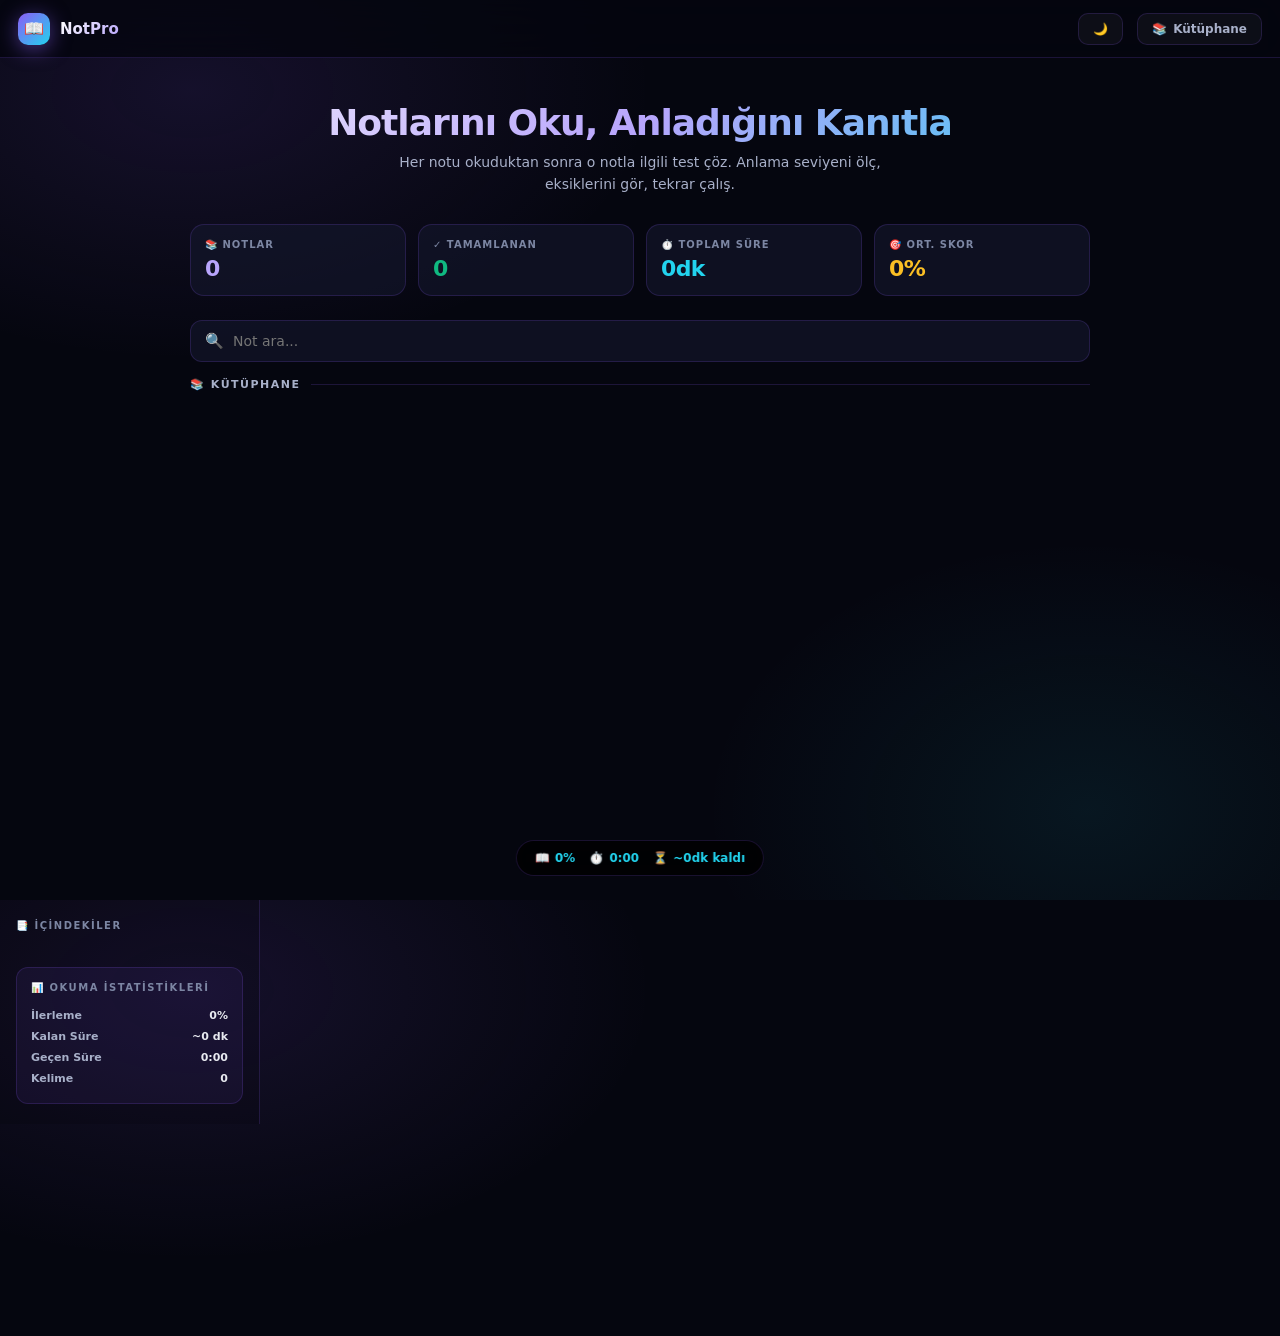
<file: Apo.html>
<!DOCTYPE html>
<html lang="tr">
<head>
<meta charset="UTF-8">
<meta name="viewport" content="width=device-width, initial-scale=1.0, viewport-fit=cover">
<meta name="theme-color" content="#05060f">
<meta name="description" content="NotPro — akıllı not okuyucu ve anlama testi. Notlarını oku, anladığını kanıtla.">
<title>NotPro — Akıllı Not Okuyucu + Anlama Testi</title>
<style>
/* ============================================================
   1. RESET & TOKENS
============================================================ */
*, *::before, *::after { box-sizing: border-box; margin: 0; padding: 0; }
html, body { height: 100%; }
button, input, textarea { font: inherit; color: inherit; }
button { background: none; border: 0; cursor: pointer; -webkit-tap-highlight-color: transparent; }
img, svg { display: block; max-width: 100%; }
:focus { outline: none; }
:focus-visible { outline: 2px solid var(--primary); outline-offset: 2px; border-radius: 6px; }

:root {
  --bg: #05060f;
  --card: rgba(20, 24, 45, 0.6);
  --card-hover: rgba(25, 30, 55, 0.85);
  --border: rgba(139, 92, 246, 0.18);
  --border-strong: rgba(139, 92, 246, 0.45);
  --text: #eef0f8;
  --text-dim: #a8b0c9;      /* WCAG AA için aydınlatıldı */
  --muted: #7c86a3;          /* WCAG AA için aydınlatıldı */
  --primary: #8b5cf6;
  --primary-light: #b8a5fc;
  --cyan: #22d3ee;
  --pink: #ec4899;
  --gold: #fbbf24;
  --success: #10b981;
  --error: #ef4444;
  --paper: #eef0f8;
  --paper-text: #1a1d2e;
  --radius: 14px;
  --radius-lg: 20px;
  --shadow-sm: 0 4px 16px rgba(0,0,0,.25);
  --shadow-md: 0 10px 32px rgba(0,0,0,.35);
  --shadow-lg: 0 20px 60px rgba(0,0,0,.5);
  --ease: cubic-bezier(.16, 1, .3, 1);
}
body.theme-dark { --paper: #0f1226; --paper-text: #e8eaf0; }
body.theme-light { --paper: #f5f6fa; --paper-text: #1a1d2e; --muted: #5a6480; }
body.theme-sepia { --paper: #f4ecd8; --paper-text: #3a2e1f; --muted: #6a5a44; }

body {
  font-family: -apple-system, BlinkMacSystemFont, "Inter", "Segoe UI", system-ui, sans-serif;
  background: var(--bg);
  color: var(--text);
  background-image:
    radial-gradient(ellipse 60% 50% at 15% 10%, rgba(139, 92, 246, .12), transparent 60%),
    radial-gradient(ellipse 50% 50% at 85% 90%, rgba(34, 211, 238, .08), transparent 60%);
  overflow: hidden;
  -webkit-font-smoothing: antialiased;
  text-rendering: optimizeLegibility;
}

::-webkit-scrollbar { width: 10px; height: 10px; }
::-webkit-scrollbar-track { background: transparent; }
::-webkit-scrollbar-thumb { background: rgba(139,92,246,.3); border-radius: 5px; border: 2px solid transparent; background-clip: padding-box; }
::-webkit-scrollbar-thumb:hover { background: rgba(139,92,246,.55); background-clip: padding-box; }

/* ============================================================
   2. LAYOUT
============================================================ */
.app { display: flex; flex-direction: column; height: 100vh; height: 100dvh; }

/* Header */
.header {
  height: 58px; padding: 0 18px;
  display: flex; align-items: center; gap: 14px;
  background: rgba(5, 6, 15, .78);
  backdrop-filter: blur(24px); -webkit-backdrop-filter: blur(24px);
  border-bottom: 1px solid var(--border);
  z-index: 100; flex-shrink: 0;
}
.logo { display: flex; align-items: center; gap: 10px; font-size: 15px; font-weight: 900; }
.logo-icon {
  width: 32px; height: 32px; border-radius: 10px;
  background: linear-gradient(135deg, var(--primary), var(--cyan));
  display: grid; place-items: center; font-size: 16px;
  box-shadow: 0 4px 20px rgba(139,92,246,.5);
}
.logo-text {
  background: linear-gradient(135deg, #fff, var(--primary-light));
  -webkit-background-clip: text; background-clip: text; color: transparent;
}
.spacer { flex: 1; }
.hbtn {
  display: inline-flex; align-items: center; gap: 6px;
  padding: 8px 14px;
  background: rgba(255,255,255,.04);
  border: 1px solid var(--border);
  border-radius: 10px;
  font-size: 12px; font-weight: 700;
  color: var(--text-dim);
  transition: background .2s, border-color .2s, color .2s, transform .2s;
}
.hbtn:hover { background: rgba(139,92,246,.16); border-color: var(--primary); color: var(--primary-light); }
.hbtn:active { transform: scale(.97); }

/* Views */
.view { display: none; flex: 1; overflow: hidden; min-height: 0; }
.view.active { display: flex; }

/* ============================================================
   3. LIBRARY
============================================================ */
#viewLibrary { flex-direction: column; overflow-y: auto; padding: 20px 20px 40px; scroll-behavior: smooth; }

.lib-hero { text-align: center; padding: 24px 0 28px; }
.lib-hero h1 {
  font-size: clamp(24px, 4vw, 36px);
  font-weight: 900; letter-spacing: -1px; margin-bottom: 8px;
  background: linear-gradient(135deg, #fff, var(--primary-light), var(--cyan));
  -webkit-background-clip: text; background-clip: text; color: transparent;
}
.lib-hero p { font-size: 14px; color: var(--text-dim); max-width: 520px; margin: 0 auto; line-height: 1.6; }

.lib-stats {
  display: grid; grid-template-columns: repeat(auto-fit, minmax(140px, 1fr));
  gap: 12px; margin: 0 auto 24px; max-width: 900px; width: 100%;
}
.stat-card {
  padding: 14px; background: var(--card);
  border: 1px solid var(--border); border-radius: var(--radius);
  transition: border-color .2s, transform .2s;
}
.stat-card:hover { border-color: var(--border-strong); transform: translateY(-2px); }
.stat-card .sc-l {
  font-size: 10px; color: var(--muted); text-transform: uppercase;
  letter-spacing: 1px; font-weight: 800; margin-bottom: 6px;
}
.stat-card .sc-v {
  font-size: 22px; font-weight: 900;
  font-variant-numeric: tabular-nums; letter-spacing: -.6px;
}
.stat-card.primary .sc-v { color: var(--primary-light); }
.stat-card.success .sc-v { color: var(--success); }
.stat-card.gold    .sc-v { color: var(--gold); }
.stat-card.cyan    .sc-v { color: var(--cyan); }

.lib-section-title {
  max-width: 900px; width: 100%; margin: 0 auto 14px;
  font-size: 11px; font-weight: 800; color: var(--text-dim);
  text-transform: uppercase; letter-spacing: 1.5px;
  display: flex; align-items: center; gap: 10px;
}
.lib-section-title::after { content: ''; flex: 1; height: 1px; background: var(--border); }

.lib-search { max-width: 900px; width: 100%; margin: 0 auto 16px; position: relative; }
.lib-search input {
  width: 100%; padding: 12px 40px 12px 42px;
  background: var(--card); border: 1px solid var(--border);
  border-radius: 12px; color: var(--text); font-size: 14px;
  transition: border-color .2s, box-shadow .2s;
}
.lib-search input:focus { border-color: var(--primary); box-shadow: 0 0 0 3px rgba(139,92,246,.15); }
.lib-search .s-icon {
  position: absolute; left: 15px; top: 50%; transform: translateY(-50%);
  font-size: 15px; color: var(--muted); pointer-events: none;
}
.lib-search .s-clear {
  position: absolute; right: 10px; top: 50%; transform: translateY(-50%);
  width: 26px; height: 26px; border-radius: 6px; display: none;
  align-items: center; justify-content: center;
  color: var(--muted); font-size: 14px;
}
.lib-search .s-clear.show { display: flex; }
.lib-search .s-clear:hover { background: rgba(139,92,246,.15); color: var(--primary-light); }

.notes-grid {
  display: grid; grid-template-columns: repeat(auto-fill, minmax(280px, 1fr));
  gap: 14px; max-width: 900px; width: 100%; margin: 0 auto;
}
.note-card {
  padding: 18px; background: var(--card);
  border: 1px solid var(--border); border-radius: 16px;
  cursor: pointer; position: relative; overflow: hidden;
  transition: transform .28s var(--ease), background .2s, border-color .2s, box-shadow .3s;
  text-align: left; width: 100%; color: inherit;
}
.note-card::before {
  content: ''; position: absolute; top: 0; left: 0; right: 0; height: 3px;
  background: var(--nc, var(--primary));
  transform: scaleX(0); transform-origin: left;
  transition: transform .35s var(--ease);
}
.note-card:hover::before,
.note-card:focus-visible::before { transform: scaleX(1); }
.note-card:hover,
.note-card:focus-visible {
  border-color: var(--nc, var(--primary));
  transform: translateY(-4px);
  background: var(--card-hover);
  box-shadow: var(--shadow-md);
}
.note-card-header { display: flex; align-items: flex-start; gap: 12px; margin-bottom: 12px; }
.note-icon {
  width: 44px; height: 44px; border-radius: 12px;
  display: grid; place-items: center; font-size: 22px; flex-shrink: 0;
  background: var(--ncb, rgba(139,92,246,.15));
}
.note-info { flex: 1; min-width: 0; }
.note-title { font-size: 15px; font-weight: 800; margin-bottom: 3px; line-height: 1.3; }
.note-cat { font-size: 11px; color: var(--muted); font-weight: 700; letter-spacing: .3px; }
.note-desc {
  font-size: 12px; color: var(--text-dim); line-height: 1.55; margin-bottom: 14px;
  display: -webkit-box; -webkit-line-clamp: 2; -webkit-box-orient: vertical; overflow: hidden;
}
.note-meta { display: flex; flex-wrap: wrap; gap: 12px; font-size: 11px; color: var(--muted); font-weight: 700; }
.note-meta span { display: inline-flex; align-items: center; gap: 4px; }
.note-progress { margin-top: 12px; height: 4px; background: rgba(0,0,0,.4); border-radius: 2px; overflow: hidden; }
.note-progress > div {
  height: 100%; width: 0;
  background: linear-gradient(90deg, var(--nc, var(--primary)), var(--cyan));
  border-radius: 2px; transition: width .6s var(--ease);
}
.note-status {
  position: absolute; top: 12px; right: 12px;
  padding: 3px 8px; border-radius: 6px;
  font-size: 9px; font-weight: 900; letter-spacing: .5px; text-transform: uppercase;
}
.note-status.done    { background: rgba(16,185,129,.2); color: var(--success); }
.note-status.reading { background: rgba(251,191,36,.2); color: var(--gold); }
.note-status.review  { background: rgba(236,72,153,.2); color: var(--pink); top: 40px; }

.empty-state {
  grid-column: 1 / -1; text-align: center; padding: 60px 20px; color: var(--muted);
}
.empty-state .e-icon { font-size: 48px; opacity: .4; margin-bottom: 12px; }

/* ============================================================
   4. READER
============================================================ */
#viewReader {
  flex-direction: row; background: var(--paper); color: var(--paper-text);
  position: relative;
}
body.focus-mode .read-sidebar { margin-left: -260px; }
body.focus-mode .read-topbar { transform: translateY(-100%); }
body.focus-mode:hover .read-topbar,
body.focus-mode:focus-within .read-topbar { transform: translateY(0); }
body.focus-mode .read-footer { bottom: 12px; opacity: .55; }
body.focus-mode .read-footer:hover { opacity: 1; }

.read-sidebar {
  width: 260px; flex-shrink: 0;
  background: rgba(0,0,0,.15);
  border-right: 1px solid var(--border);
  padding: 20px 16px; overflow-y: auto;
  transition: margin-left .3s var(--ease);
}
.read-sidebar-title,
.read-stats-title {
  font-size: 10px; font-weight: 900;
  text-transform: uppercase; letter-spacing: 1.5px;
  color: var(--muted); margin-bottom: 12px;
  display: flex; align-items: center; gap: 6px;
}
.toc-list { display: flex; flex-direction: column; gap: 3px; margin-bottom: 24px; }
.toc-item {
  padding: 8px 10px; border-radius: 8px;
  font-size: 12px; font-weight: 600; color: var(--text-dim);
  display: flex; align-items: center; gap: 6px;
  cursor: pointer; border: 0; border-left: 2px solid transparent;
  background: none; text-align: left; width: 100%;
  transition: background .15s, color .15s, border-color .15s;
}
.toc-item:hover { background: rgba(139,92,246,.1); color: var(--primary-light); }
.toc-item.active {
  background: rgba(139,92,246,.15); color: var(--primary-light);
  border-left-color: var(--primary); font-weight: 800;
}
.toc-item .toc-level { font-size: 10px; opacity: .6; }
.toc-item.h2 { padding-left: 22px; font-size: 11.5px; }
.toc-item.h3 { padding-left: 32px; font-size: 11px; opacity: .85; }

.read-stats {
  padding: 14px; background: rgba(139,92,246,.08);
  border: 1px solid var(--border); border-radius: 12px;
}
.read-stats-row {
  display: flex; justify-content: space-between;
  font-size: 11px; padding: 4px 0;
  color: var(--text-dim); font-weight: 600;
}
.read-stats-row span:last-child {
  color: var(--paper-text); font-weight: 800; font-variant-numeric: tabular-nums;
}

.read-main { flex: 1; overflow-y: auto; position: relative; }
.read-content-wrap {
  max-width: 720px; margin: 0 auto;
  padding: 72px 40px 140px;
  font-size: 16px; line-height: 1.8;
  font-family: Georgia, "Iowan Old Style", "Times New Roman", serif;
  color: var(--paper-text);
}
.read-content-wrap.font-small  { font-size: 14px; }
.read-content-wrap.font-medium { font-size: 16px; }
.read-content-wrap.font-large  { font-size: 18px; }
.read-content-wrap.font-xlarge { font-size: 21px; }

.read-note-header { margin-bottom: 40px; padding-bottom: 24px; border-bottom: 1px solid var(--border); }
.read-note-cat {
  display: inline-block; padding: 4px 12px;
  background: rgba(139,92,246,.15); color: var(--primary-light);
  border-radius: 20px; font-size: 10px; font-weight: 900;
  letter-spacing: 1px; text-transform: uppercase; margin-bottom: 14px;
  font-family: -apple-system, sans-serif;
}
.read-note-title {
  font-size: 32px; font-weight: 900; line-height: 1.2;
  letter-spacing: -.8px; margin-bottom: 12px;
  color: var(--paper-text); font-family: -apple-system, sans-serif;
}
.read-note-subtitle { font-size: 14px; color: var(--muted); font-family: -apple-system, sans-serif; }

.md-content h1, .md-content h2, .md-content h3, .md-content h4 {
  font-family: -apple-system, sans-serif; color: var(--paper-text);
}
.md-content h1 { font-size: 26px; font-weight: 900; margin: 40px 0 16px; letter-spacing: -.5px; }
.md-content h2 {
  font-size: 20px; font-weight: 800; margin: 32px 0 12px;
  padding-left: 12px; border-left: 3px solid var(--primary);
}
.md-content h3 { font-size: 16px; font-weight: 800; margin: 24px 0 10px; color: var(--primary-light); }
.md-content h4 { font-size: 14px; font-weight: 800; margin: 20px 0 8px; color: var(--primary-light); }
.md-content p { margin-bottom: 16px; }
.md-content strong { color: var(--primary-light); font-weight: 800; }
.md-content em { font-style: italic; opacity: .92; }
.md-content ul, .md-content ol { margin: 12px 0 20px 24px; }
.md-content li { margin-bottom: 6px; padding-left: 6px; }
.md-content li::marker { color: var(--primary); font-weight: 900; }
.md-content a { color: var(--cyan); text-decoration: underline; text-underline-offset: 2px; }
.md-content code {
  background: rgba(139,92,246,.15); padding: 2px 8px; border-radius: 5px;
  font-family: ui-monospace, "SF Mono", Monaco, monospace;
  font-size: .88em; color: var(--cyan);
}
.md-content pre {
  background: rgba(0,0,0,.35); padding: 16px; border-radius: 12px;
  overflow-x: auto; margin: 16px 0; border: 1px solid var(--border);
}
.md-content pre code { background: none; padding: 0; color: var(--paper-text); }
.md-content blockquote {
  margin: 20px 0; padding: 14px 20px;
  background: rgba(139,92,246,.08); border-left: 4px solid var(--primary);
  border-radius: 8px; font-style: italic; color: var(--text-dim);
}
.md-content hr { margin: 32px 0; border: 0; border-top: 1px solid var(--border); }
.md-content table {
  width: 100%; border-collapse: collapse; margin: 16px 0;
  font-size: .92em; font-family: -apple-system, sans-serif;
}
.md-content th, .md-content td {
  padding: 10px 12px; border-bottom: 1px solid var(--border); text-align: left;
}
.md-content th { font-weight: 800; color: var(--primary-light); background: rgba(139,92,246,.08); }
.md-content .highlight-box {
  margin: 20px 0; padding: 16px 20px;
  background: linear-gradient(135deg, rgba(251,191,36,.1), rgba(236,72,153,.05));
  border: 1px solid rgba(251,191,36,.3); border-radius: 12px;
}
.md-content .highlight-box::before { content: '💡 '; font-size: 18px; }

mark.user-highlight {
  background: rgba(251,191,36,.45); padding: 2px 4px; border-radius: 4px;
  color: inherit; box-decoration-break: clone;
}
mark.user-highlight.note { background: rgba(34,211,238,.4); }

.read-topbar {
  position: absolute; top: 0; left: 0; right: 0; height: 56px; padding: 0 20px;
  background: rgba(0,0,0,.55);
  backdrop-filter: blur(20px); -webkit-backdrop-filter: blur(20px);
  border-bottom: 1px solid var(--border);
  display: flex; align-items: center; gap: 10px;
  z-index: 50; transition: transform .3s var(--ease);
}
.read-back {
  width: 38px; height: 38px; border-radius: 10px;
  background: rgba(255,255,255,.08);
  display: grid; place-items: center; font-size: 16px;
  color: var(--paper-text); transition: background .2s, color .2s;
}
.read-back:hover { background: rgba(139,92,246,.2); color: var(--primary-light); }
.read-title-bar {
  font-size: 13px; font-weight: 700; color: var(--paper-text);
  flex: 1; min-width: 0; white-space: nowrap; overflow: hidden; text-overflow: ellipsis;
}
.read-actions { display: flex; align-items: center; gap: 6px; position: relative; }
.read-action-btn {
  width: 36px; height: 36px; border-radius: 9px;
  background: rgba(255,255,255,.06);
  display: grid; place-items: center; font-size: 15px; color: var(--paper-text);
  transition: background .2s, color .2s; position: relative;
}
.read-action-btn:hover { background: rgba(139,92,246,.2); color: var(--primary-light); }
.read-action-btn.active { background: rgba(139,92,246,.25); color: var(--primary-light); }

.popup-menu {
  position: absolute; top: calc(100% + 8px); right: 0;
  background: var(--card); border: 1px solid var(--border);
  border-radius: 12px; padding: 10px; min-width: 190px;
  box-shadow: var(--shadow-lg); backdrop-filter: blur(20px);
  display: none; flex-direction: column; gap: 4px; z-index: 60;
}
.popup-menu.show { display: flex; animation: popupIn .2s var(--ease); }
@keyframes popupIn { from { opacity: 0; transform: translateY(-8px); } }
.popup-title {
  font-size: 10px; font-weight: 900; color: var(--muted);
  text-transform: uppercase; letter-spacing: 1.2px; padding: 4px 8px 6px;
}
.popup-item {
  padding: 8px 12px; border-radius: 8px;
  font-size: 12px; font-weight: 700; color: var(--text);
  text-align: left; transition: background .15s, color .15s;
  display: flex; align-items: center; justify-content: space-between; gap: 8px;
}
.popup-item:hover { background: rgba(139,92,246,.15); color: var(--primary-light); }
.popup-item.active { background: rgba(139,92,246,.2); color: var(--primary-light); }

.float-actions {
  position: fixed;
  background: rgba(15, 18, 30, .98);
  backdrop-filter: blur(20px);
  border: 1px solid var(--border-strong);
  border-radius: 10px; padding: 4px;
  display: none; gap: 2px; z-index: 200;
  box-shadow: var(--shadow-lg);
  transform: translateX(-50%);
}
.float-actions.show { display: flex; animation: popupIn .18s var(--ease); }
.float-btn {
  padding: 7px 12px; border-radius: 7px;
  font-size: 12px; font-weight: 700; color: var(--text);
  transition: background .15s, color .15s;
  display: inline-flex; align-items: center; gap: 5px; white-space: nowrap;
}
.float-btn:hover { background: rgba(139,92,246,.2); color: var(--primary-light); }

.read-progress {
  position: absolute; top: 0; left: 0; right: 0; height: 3px;
  background: transparent; z-index: 200; pointer-events: none;
}
.read-progress-fill {
  height: 100%; width: 0;
  background: linear-gradient(90deg, var(--primary), var(--cyan), var(--pink));
  background-size: 200% 100%;
  transition: width .12s linear;
  box-shadow: 0 0 12px rgba(139,92,246,.6);
  animation: progressShine 3s linear infinite;
}
@keyframes progressShine { to { background-position: 200% 0; } }

.read-footer {
  position: absolute; bottom: 24px; left: 50%; transform: translateX(-50%);
  padding: 10px 18px;
  background: rgba(0,0,0,.78);
  backdrop-filter: blur(20px);
  border: 1px solid var(--border); border-radius: 100px;
  display: flex; align-items: center; gap: 14px;
  font-size: 12px; color: var(--paper-text); font-weight: 700;
  z-index: 40; transition: bottom .3s, opacity .3s;
}
.read-footer-item { display: inline-flex; align-items: center; gap: 5px; white-space: nowrap; }
.read-footer-item .v { color: var(--cyan); font-variant-numeric: tabular-nums; }

.read-finish-cta {
  margin-top: 60px; padding: 32px;
  background: linear-gradient(135deg, rgba(139,92,246,.15), rgba(34,211,238,.06));
  border: 1px solid rgba(139,92,246,.4);
  border-radius: var(--radius-lg); text-align: center;
}
.read-finish-cta h3 { font-size: 20px; font-weight: 900; margin-bottom: 8px; color: var(--paper-text); }
.read-finish-cta p { font-size: 13px; color: var(--text-dim); margin-bottom: 20px; line-height: 1.6; }
.btn-start-quiz {
  display: inline-flex; align-items: center; gap: 10px;
  padding: 16px 32px; border-radius: var(--radius);
  background: linear-gradient(135deg, var(--primary), #6366f1);
  color: #fff; font-size: 15px; font-weight: 900; letter-spacing: .5px;
  box-shadow: 0 10px 30px rgba(139,92,246,.5);
  transition: transform .25s var(--ease), box-shadow .25s;
}
.btn-start-quiz:hover { transform: translateY(-3px) scale(1.03); box-shadow: 0 14px 40px rgba(139,92,246,.6); }

.sidebar-backdrop {
  display: none; position: fixed; inset: 0;
  background: rgba(0,0,0,.6); z-index: 140;
  animation: fadeIn .2s;
}
.sidebar-backdrop.show { display: block; }
@keyframes fadeIn { from { opacity: 0; } }

/* ============================================================
   5. QUIZ
============================================================ */
#viewQuiz { flex-direction: column; overflow-y: auto; padding: 24px 20px 40px; }
.quiz-container { max-width: 720px; margin: 0 auto; width: 100%; }
.quiz-header { text-align: center; padding: 12px 0 24px; }
.quiz-badge {
  display: inline-flex; align-items: center; gap: 8px;
  padding: 6px 14px;
  background: rgba(139,92,246,.12); border: 1px solid rgba(139,92,246,.3);
  border-radius: 20px; font-size: 11px; font-weight: 800;
  letter-spacing: 1px; text-transform: uppercase; color: var(--primary-light);
  margin-bottom: 16px;
}
.quiz-badge .dot {
  width: 6px; height: 6px; border-radius: 50%;
  background: var(--primary-light); box-shadow: 0 0 10px var(--primary-light);
  animation: pulse 2s infinite;
}
@keyframes pulse { 0%, 100% { opacity: 1; } 50% { opacity: .4; } }
.quiz-header h2 { font-size: 24px; font-weight: 900; letter-spacing: -.5px; margin-bottom: 8px; }
.quiz-header p { font-size: 13px; color: var(--text-dim); }

.quiz-progress-wrap { display: flex; align-items: center; gap: 12px; margin-bottom: 20px; }
.quiz-progress-bar {
  flex: 1; height: 8px; background: var(--card);
  border: 1px solid var(--border); border-radius: 4px; overflow: hidden;
}
.quiz-progress-fill {
  height: 100%; width: 0;
  background: linear-gradient(90deg, var(--primary), var(--cyan));
  background-size: 200% 100%;
  border-radius: 4px;
  transition: width .5s var(--ease);
  box-shadow: 0 0 12px rgba(139,92,246,.5);
  animation: progressShine 3s linear infinite;
}
.quiz-progress-txt {
  font-size: 12px; font-weight: 800; color: var(--text-dim);
  font-variant-numeric: tabular-nums; min-width: 50px; text-align: right;
}

.question-card {
  padding: 28px; background: var(--card);
  border: 1px solid var(--border); border-radius: 18px;
  margin-bottom: 16px; position: relative; overflow: hidden;
}
.question-card::before {
  content: ''; position: absolute; top: -40%; right: -20%;
  width: 250px; height: 250px;
  background: radial-gradient(circle, rgba(139,92,246,.12), transparent 70%);
  pointer-events: none;
}
.question-num {
  font-size: 11px; font-weight: 900; color: var(--primary-light);
  letter-spacing: 1.5px; text-transform: uppercase;
  margin-bottom: 12px; display: flex; align-items: center; gap: 8px;
}
.question-num .dotline { flex: 1; height: 1px; background: var(--border); }
.question-text {
  font-size: 17px; font-weight: 700; line-height: 1.55;
  color: var(--text); margin-bottom: 20px; position: relative;
}
.question-options { display: flex; flex-direction: column; gap: 9px; position: relative; }

.option-btn {
  display: flex; align-items: flex-start; gap: 12px;
  padding: 14px 16px;
  background: rgba(255,255,255,.025);
  border: 1.5px solid var(--border); border-radius: 12px;
  cursor: pointer; text-align: left; color: var(--text);
  font-size: 14px; line-height: 1.5; position: relative;
  transition: background .18s, border-color .18s, transform .18s var(--ease);
}
.option-btn:hover:not(.locked) {
  background: rgba(139,92,246,.08);
  border-color: var(--primary); transform: translateX(4px);
}
.option-letter {
  width: 28px; height: 28px; border-radius: 8px; flex-shrink: 0;
  background: rgba(255,255,255,.05); border: 1.5px solid var(--border);
  display: grid; place-items: center;
  font-size: 12px; font-weight: 900; color: var(--text-dim);
  transition: background .18s, color .18s, border-color .18s;
}
.option-btn.selected { background: rgba(139,92,246,.1); border-color: var(--primary); }
.option-btn.selected .option-letter { background: var(--primary); color: #fff; border-color: var(--primary); }
.option-btn.locked { cursor: default; }
.option-btn.correct {
  background: rgba(16,185,129,.1); border-color: var(--success);
  animation: correctPulse .5s var(--ease);
}
.option-btn.correct .option-letter { background: var(--success); color: #fff; border-color: var(--success); }
.option-btn.wrong {
  background: rgba(239,68,68,.1); border-color: var(--error);
  animation: wrongShake .4s;
}
.option-btn.wrong .option-letter { background: var(--error); color: #fff; border-color: var(--error); }
@keyframes correctPulse {
  0% { transform: scale(1); }
  50% { transform: scale(1.015); box-shadow: 0 0 20px rgba(16,185,129,.4); }
  100% { transform: scale(1); box-shadow: none; }
}
@keyframes wrongShake {
  0%, 100% { transform: translateX(0); }
  25% { transform: translateX(-6px); }
  75% { transform: translateX(6px); }
}
.option-badge {
  position: absolute; top: 10px; right: 12px;
  font-size: 9px; font-weight: 900; padding: 3px 8px;
  border-radius: 6px; letter-spacing: .5px;
}
.option-btn.correct .option-badge { background: var(--success); color: #fff; }
.option-btn.wrong .option-badge { background: var(--error); color: #fff; }

.explanation-box {
  margin-top: 18px; padding: 16px;
  background: rgba(139,92,246,.06);
  border: 1px solid rgba(139,92,246,.2);
  border-left: 3px solid var(--primary);
  border-radius: 12px; display: none;
  animation: popupIn .3s var(--ease);
}
.explanation-box.show { display: block; }
.explanation-box .exp-title {
  font-size: 11px; font-weight: 900; text-transform: uppercase;
  letter-spacing: 1px; color: var(--primary-light); margin-bottom: 8px;
  display: flex; align-items: center; gap: 6px;
}
.explanation-box .exp-text { font-size: 13px; line-height: 1.7; color: var(--text-dim); }

.quiz-nav {
  display: flex; gap: 10px;
  padding-top: 16px; border-top: 1px solid var(--border);
}
.quiz-btn {
  flex: 1; padding: 14px; border-radius: 12px;
  font-size: 14px; font-weight: 800;
  display: inline-flex; align-items: center; justify-content: center; gap: 8px;
  transition: transform .2s var(--ease), box-shadow .2s, background .2s, color .2s;
}
.quiz-btn.primary {
  background: linear-gradient(135deg, var(--primary), #6366f1);
  color: #fff; box-shadow: 0 6px 20px rgba(139,92,246,.4);
}
.quiz-btn.primary:hover { transform: translateY(-2px); box-shadow: 0 10px 28px rgba(139,92,246,.6); }
.quiz-btn.ghost {
  background: rgba(255,255,255,.04);
  border: 1px solid var(--border); color: var(--text-dim);
}
.quiz-btn.ghost:hover { background: rgba(255,255,255,.08); color: var(--text); }
.quiz-btn:disabled { opacity: .4; cursor: not-allowed; transform: none !important; }

/* ============================================================
   6. RESULT
============================================================ */
#viewResult { flex-direction: column; overflow-y: auto; padding: 24px 20px 40px; }
.result-container { max-width: 640px; margin: 0 auto; width: 100%; padding: 40px 0; }
.result-emoji {
  font-size: 80px; text-align: center; margin-bottom: 16px;
  animation: resultBounce .8s var(--ease);
}
@keyframes resultBounce {
  0% { transform: scale(0) rotate(-180deg); }
  60% { transform: scale(1.15) rotate(10deg); }
  100% { transform: scale(1) rotate(0); }
}
.result-title {
  font-size: 28px; font-weight: 900; text-align: center;
  margin-bottom: 8px; letter-spacing: -.5px;
  background: linear-gradient(135deg, #fff, var(--primary-light));
  -webkit-background-clip: text; background-clip: text; color: transparent;
}
.result-sub { font-size: 14px; color: var(--text-dim); text-align: center; margin-bottom: 32px; line-height: 1.6; }
.result-score-big {
  text-align: center; font-size: 72px; font-weight: 900;
  font-variant-numeric: tabular-nums; letter-spacing: -3px; line-height: 1; margin-bottom: 8px;
  background: linear-gradient(135deg, var(--primary), var(--cyan));
  -webkit-background-clip: text; background-clip: text; color: transparent;
}
.result-score-lbl {
  text-align: center; font-size: 12px; color: var(--muted);
  text-transform: uppercase; letter-spacing: 2px; font-weight: 800; margin-bottom: 32px;
}
.result-stats { display: grid; grid-template-columns: 1fr 1fr; gap: 12px; margin-bottom: 24px; }
.result-stat {
  padding: 16px; background: var(--card);
  border: 1px solid var(--border); border-radius: var(--radius); text-align: center;
}
.result-stat .rs-l {
  font-size: 10px; font-weight: 800; text-transform: uppercase;
  letter-spacing: 1.2px; color: var(--muted); margin-bottom: 6px;
}
.result-stat .rs-v { font-size: 24px; font-weight: 900; font-variant-numeric: tabular-nums; }
.result-stat.correct .rs-v { color: var(--success); }
.result-stat.wrong   .rs-v { color: var(--error); }

.result-message {
  padding: 20px; border-radius: 16px; text-align: center;
  font-size: 14px; line-height: 1.65; margin-bottom: 24px; border: 1px solid;
}
.result-message.excellent { background: linear-gradient(135deg, rgba(16,185,129,.12), rgba(16,185,129,.03)); border-color: rgba(16,185,129,.4); color: var(--success); }
.result-message.good      { background: linear-gradient(135deg, rgba(34,211,238,.12), rgba(34,211,238,.03)); border-color: rgba(34,211,238,.4); color: var(--cyan); }
.result-message.medium    { background: linear-gradient(135deg, rgba(251,191,36,.12), rgba(251,191,36,.03)); border-color: rgba(251,191,36,.4); color: var(--gold); }
.result-message.poor      { background: linear-gradient(135deg, rgba(239,68,68,.12), rgba(239,68,68,.03)); border-color: rgba(239,68,68,.4); color: var(--error); }

.result-review {
  margin-bottom: 24px;
  background: var(--card); border: 1px solid var(--border);
  border-radius: var(--radius); overflow: hidden;
}
.result-review summary {
  padding: 14px 18px; cursor: pointer; font-size: 13px; font-weight: 800;
  display: flex; align-items: center; gap: 8px; list-style: none;
  color: var(--text-dim);
}
.result-review summary::-webkit-details-marker { display: none; }
.result-review summary::after { content: '▸'; margin-left: auto; transition: transform .2s; }
.result-review[open] summary::after { transform: rotate(90deg); }
.result-review[open] summary { border-bottom: 1px solid var(--border); }
.review-item { padding: 14px 18px; border-bottom: 1px solid var(--border); font-size: 13px; }
.review-item:last-child { border-bottom: 0; }
.review-item .ri-q { font-weight: 700; margin-bottom: 8px; line-height: 1.5; }
.review-item .ri-row { display: flex; gap: 8px; margin-bottom: 4px; align-items: flex-start; }
.review-item .ri-lbl { font-size: 11px; font-weight: 800; min-width: 66px; color: var(--muted); padding-top: 1px; }
.review-item .ri-your { color: var(--error); }
.review-item .ri-correct { color: var(--success); font-weight: 700; }
.review-item .ri-exp {
  margin-top: 8px; padding-top: 8px; border-top: 1px dashed var(--border);
  font-size: 12px; color: var(--text-dim); line-height: 1.6;
}

.result-actions { display: flex; gap: 10px; flex-wrap: wrap; }
.result-actions button {
  flex: 1; min-width: 140px; padding: 15px; border-radius: 12px;
  font-size: 14px; font-weight: 800;
  display: inline-flex; align-items: center; justify-content: center; gap: 8px;
  transition: transform .2s var(--ease), box-shadow .2s, background .2s, color .2s;
}
.result-actions .btn-primary {
  background: linear-gradient(135deg, var(--primary), #6366f1);
  color: #fff; box-shadow: 0 6px 20px rgba(139,92,246,.4);
}
.result-actions .btn-primary:hover { transform: translateY(-2px); box-shadow: 0 10px 28px rgba(139,92,246,.6); }
.result-actions .btn-ghost {
  background: rgba(255,255,255,.04);
  border: 1px solid var(--border); color: var(--text-dim);
}
.result-actions .btn-ghost:hover { background: rgba(255,255,255,.08); color: var(--text); }

/* ============================================================
   7. TOASTS
============================================================ */
.toasts {
  position: fixed; top: 74px; right: 24px; z-index: 1000;
  display: flex; flex-direction: column; gap: 8px;
  pointer-events: none; max-width: 320px;
}
.toast {
  padding: 12px 16px;
  background: rgba(15, 18, 30, .98);
  backdrop-filter: blur(20px);
  border: 1px solid var(--border); border-left: 3px solid var(--primary);
  border-radius: 12px; box-shadow: var(--shadow-md);
  animation: toastIn .4s var(--ease);
  pointer-events: auto;
  display: flex; gap: 10px; align-items: flex-start; font-size: 12px;
}
.toast.success { border-left-color: var(--success); }
.toast.error   { border-left-color: var(--error); }
.toast.gold    { border-left-color: var(--gold); }
.toast.out     { animation: toastOut .3s forwards; }
.toast .t-icon { font-size: 18px; flex-shrink: 0; }
.toast .t-title { font-weight: 800; margin-bottom: 2px; }
.toast .t-sub { font-size: 11px; color: var(--muted); line-height: 1.4; }
@keyframes toastIn  { from { transform: translateX(120%); opacity: 0; } }
@keyframes toastOut { to   { transform: translateX(120%); opacity: 0; } }

/* ============================================================
   8. MOBILE
============================================================ */
@media (max-width: 800px) {
  .header { padding: 0 12px; height: 54px; gap: 8px; }
  .logo-text { display: none; }
  .hbtn span:not(.hb-icon) { display: none; }
  .hbtn { padding: 8px; }
  .read-sidebar {
    position: absolute; top: 0; left: 0; bottom: 0; z-index: 150;
    background: rgba(5,6,15,.98);
    transform: translateX(-100%);
    transition: transform .3s var(--ease); width: 280px;
    margin-left: 0 !important;
  }
  .read-sidebar.mobile-open { transform: translateX(0); }
  .read-content-wrap { padding: 60px 20px 120px; }
  .read-note-title { font-size: 26px; }
  .md-content h1 { font-size: 22px; margin-top: 28px; }
  .md-content h2 { font-size: 18px; }
  .read-topbar { padding: 0 12px; gap: 6px; }
  .read-action-btn { width: 34px; height: 34px; font-size: 13px; }
  .question-card { padding: 20px; }
  .question-text { font-size: 15px; }
  .option-btn { font-size: 13px; padding: 12px 14px; }
  .lib-hero h1 { font-size: 24px; }
  .notes-grid { grid-template-columns: 1fr; }
  .read-footer { font-size: 11px; padding: 8px 14px; bottom: 12px; }
  .read-footer-item.hide-mobile { display: none; }
  .result-score-big { font-size: 60px; }
}
@media (max-width: 400px) {
  .lib-stats { grid-template-columns: 1fr 1fr; }
  .result-stats { grid-template-columns: 1fr 1fr; }
}
@media (prefers-reduced-motion: reduce) {
  *, *::before, *::after {
    animation-duration: .01ms !important;
    transition-duration: .01ms !important;
    scroll-behavior: auto !important;
  }
}
</style>
</head>
<body class="theme-dark">

<div class="app">
  <!-- HEADER -->
  <header class="header" id="mainHeader">
    <div class="logo">
      <div class="logo-icon" aria-hidden="true">📖</div>
      <span class="logo-text">NotPro</span>
    </div>
    <div class="spacer"></div>
    <button class="hbtn" data-action="cycle-theme" aria-label="Temayı değiştir">
      <span data-theme-icon aria-hidden="true">🌙</span>
    </button>
    <button class="hbtn" data-action="go-library" id="libBtn" hidden>
      <span aria-hidden="true">📚</span>
      <span>Kütüphane</span>
    </button>
  </header>

  <!-- LIBRARY -->
  <main class="view active" id="viewLibrary" aria-labelledby="libHeroTitle">
    <section class="lib-hero">
      <h1 id="libHeroTitle">Notlarını Oku, Anladığını Kanıtla</h1>
      <p>Her notu okuduktan sonra o notla ilgili test çöz. Anlama seviyeni ölç, eksiklerini gör, tekrar çalış.</p>
    </section>

    <section class="lib-stats" aria-label="Kütüphane istatistikleri">
      <div class="stat-card primary">
        <div class="sc-l">📚 Notlar</div>
        <div class="sc-v" id="statTotalNotes">0</div>
      </div>
      <div class="stat-card success">
        <div class="sc-l">✓ Tamamlanan</div>
        <div class="sc-v" id="statCompleted">0</div>
      </div>
      <div class="stat-card cyan">
        <div class="sc-l">⏱️ Toplam Süre</div>
        <div class="sc-v" id="statTime">0dk</div>
      </div>
      <div class="stat-card gold">
        <div class="sc-l">🎯 Ort. Skor</div>
        <div class="sc-v" id="statScore">0%</div>
      </div>
    </section>

    <div class="lib-search">
      <span class="s-icon" aria-hidden="true">🔍</span>
      <label for="libSearchInput" class="sr-only" style="position:absolute;width:1px;height:1px;overflow:hidden;clip:rect(0,0,0,0);">Not ara</label>
      <input type="text" id="libSearchInput" placeholder="Not ara..." autocomplete="off" spellcheck="false">
      <button class="s-clear" id="searchClear" aria-label="Aramayı temizle" type="button">✕</button>
    </div>

    <h2 class="lib-section-title">📚 Kütüphane</h2>
    <div class="notes-grid" id="notesGrid" role="list"></div>
  </main>

  <!-- READER -->
  <section class="view" id="viewReader" aria-label="Not okuyucu">
    <div class="read-progress" aria-hidden="true">
      <div class="read-progress-fill" id="readProgressFill"></div>
    </div>

    <div class="read-topbar">
      <button class="read-back" data-action="go-library" aria-label="Kütüphaneye dön">←</button>
      <div class="read-title-bar" id="readerTitleBar">Not Başlığı</div>
      <div class="read-actions">
        <button class="read-action-btn" data-action="toggle-sidebar" id="sidebarToggleBtn" hidden aria-label="İçindekiler panelini aç/kapat" aria-expanded="false">
          <span aria-hidden="true">☰</span>
        </button>
        <button class="read-action-btn" data-action="toggle-font-menu" aria-label="Yazı boyutu" aria-haspopup="true" aria-expanded="false">
          <span aria-hidden="true">Aa</span>
          <div class="popup-menu" id="fontMenu" role="menu">
            <div class="popup-title">Yazı Boyutu</div>
            <button class="popup-item" data-action="set-font" data-size="small"  role="menuitemradio">Küçük</button>
            <button class="popup-item active" data-action="set-font" data-size="medium" role="menuitemradio" aria-checked="true">Orta</button>
            <button class="popup-item" data-action="set-font" data-size="large"  role="menuitemradio">Büyük</button>
            <button class="popup-item" data-action="set-font" data-size="xlarge" role="menuitemradio">Çok Büyük</button>
          </div>
        </button>
        <button class="read-action-btn" data-action="cycle-theme" aria-label="Temayı değiştir">
          <span data-theme-icon aria-hidden="true">🌙</span>
        </button>
        <button class="read-action-btn" data-action="toggle-focus" id="focusBtn" aria-label="Odak modunu aç/kapat" aria-pressed="false">
          <span aria-hidden="true">🎯</span>
        </button>
      </div>
    </div>

    <aside class="read-sidebar" id="readSidebar" aria-label="İçindekiler ve istatistikler">
      <div class="read-sidebar-title">📑 İçindekiler</div>
      <nav class="toc-list" id="tocList" aria-label="Bölümler"></nav>

      <div class="read-stats" aria-label="Okuma istatistikleri">
        <div class="read-stats-title">📊 Okuma İstatistikleri</div>
        <div class="read-stats-row"><span>İlerleme</span><span id="rStatProgress">0%</span></div>
        <div class="read-stats-row"><span>Kalan Süre</span><span id="rStatRemaining">~0 dk</span></div>
        <div class="read-stats-row"><span>Geçen Süre</span><span id="rStatElapsed">0:00</span></div>
        <div class="read-stats-row"><span>Kelime</span><span id="rStatWords">0</span></div>
      </div>
    </aside>

    <div class="sidebar-backdrop" id="sidebarBackdrop" data-action="toggle-sidebar" aria-hidden="true"></div>

    <div class="read-main" id="readMain" tabindex="-1">
      <article class="read-content-wrap font-medium" id="readContentWrap"></article>
    </div>

    <div class="read-footer" role="status" aria-live="polite">
      <div class="read-footer-item">
        <span aria-hidden="true">📖</span>
        <span class="v" id="footerProgress">0%</span>
      </div>
      <div class="read-footer-item hide-mobile">
        <span aria-hidden="true">⏱️</span>
        <span class="v" id="footerTime">0:00</span>
      </div>
      <div class="read-footer-item hide-mobile">
        <span aria-hidden="true">⏳</span>
        <span class="v" id="footerRemaining">~0dk kaldı</span>
      </div>
    </div>

    <div class="float-actions" id="floatActions" role="toolbar" aria-label="Metin vurgulama">
      <button class="float-btn" data-action="highlight" data-color="yellow">
        <span aria-hidden="true">🟡</span> Vurgula
      </button>
      <button class="float-btn" data-action="highlight" data-color="cyan">
        <span aria-hidden="true">🔵</span> Önemli
      </button>
    </div>
  </section>

  <!-- QUIZ -->
  <section class="view" id="viewQuiz" aria-label="Anlama testi">
    <div class="quiz-container">
      <div class="quiz-header">
        <div class="quiz-badge"><span class="dot" aria-hidden="true"></span> Anlama Testi</div>
        <h2 id="quizTitle">Test</h2>
        <p id="quizSub">Notu ne kadar anladın?</p>
      </div>

      <div class="quiz-progress-wrap">
        <div class="quiz-progress-bar" role="progressbar" aria-valuemin="1" aria-valuemax="5" aria-valuenow="1" id="quizProgressBar">
          <div class="quiz-progress-fill" id="quizProgressFill"></div>
        </div>
        <div class="quiz-progress-txt" id="quizProgressTxt">1/5</div>
      </div>

      <div class="question-card" id="questionCard"></div>

      <div class="quiz-nav">
        <button class="quiz-btn ghost"   id="btnPrev" data-action="prev-question">← Önceki</button>
        <button class="quiz-btn primary" id="btnNext" data-action="next-question">Sonraki →</button>
      </div>
    </div>
  </section>

  <!-- RESULT -->
  <section class="view" id="viewResult" aria-label="Test sonucu">
    <div class="result-container">
      <div class="result-emoji" aria-hidden="true" id="resultEmoji">🎉</div>
      <h2 class="result-title" id="resultTitle">Harika!</h2>
      <p class="result-sub" id="resultSub">İşte anlama seviyen</p>

      <div class="result-score-big" id="resultScore">0%</div>
      <div class="result-score-lbl">ANLAMA SKORU</div>

      <div class="result-stats">
        <div class="result-stat correct">
          <div class="rs-l">✓ Doğru</div>
          <div class="rs-v" id="rCorrect">0</div>
        </div>
        <div class="result-stat wrong">
          <div class="rs-l">✗ Yanlış</div>
          <div class="rs-v" id="rWrong">0</div>
        </div>
      </div>

      <div class="result-message" id="resultMessage"></div>

      <details class="result-review" id="resultReview" hidden>
        <summary>🔍 Yanlışlarını incele</summary>
        <div id="reviewList"></div>
      </details>

      <div class="result-actions">
        <button class="btn-ghost"   data-action="go-library">📚 Kütüphane</button>
        <button class="btn-ghost"   data-action="retry-quiz">🔄 Tekrar Dene</button>
        <button class="btn-primary" data-action="review-note">📖 Notu Tekrar Oku</button>
      </div>
    </div>
  </section>
</div>

<div class="toasts" id="toasts" aria-live="polite" aria-atomic="true"></div>

<script>
/* ============================================================================
   NotPro — Production build
   Vanilla JS · IIFE module · No dependencies
   ============================================================================ */
(function () {
  'use strict';

  /* --------------------------------------------------------------------------
     DATA
  -------------------------------------------------------------------------- */
  const NOTES = [
    {
      id: 'n1', title: 'Kurtuluş Savaşı (1919-1923)', category: 'Tarih',
      icon: '🏛️', color: '#ef4444', colorBg: 'rgba(239,68,68,0.15)',
      description: "Mondros'tan Lozan'a: Milli Mücadele'nin tamamı. Kongreler, cepheler ve antlaşmalar.",
      estMinutes: 12,
      content: `# Kurtuluş Savaşı (1919-1923)

## I. Dünya Savaşı Sonrası Durum

30 Ekim 1918'de **Mondros Ateşkes Antlaşması** imzalandı. Bu antlaşmanın **7. maddesi** İtilaf Devletleri'ne işgal hakkı tanıyordu.

> "İtilaf Devletleri, güvenliklerini tehdit edecek bir durumun ortaya çıkması halinde herhangi bir stratejik noktayı işgal edebilecektir."

15 Mayıs 1919'da **İzmir**, Yunanistan tarafından işgal edildi. Bu işgal, silahlı direnişin fiili başlangıcı oldu.

## Mustafa Kemal'in Samsun'a Çıkışı

**19 Mayıs 1919** — Mustafa Kemal, Bandırma Vapuru ile Samsun'a çıktı. Bu tarih, **Kurtuluş Savaşı'nın resmi başlangıcı** kabul edilir.

Samsun'dan sonra sırasıyla:

- Havza (28 Mayıs 1919)
- Amasya (22 Haziran 1919)
- Erzurum (23 Temmuz - 7 Ağustos 1919)
- Sivas (4-11 Eylül 1919)

## Genelgeler ve Kongreler

### Havza Genelgesi (28 Mayıs 1919)

İlk genelge. İşgallere karşı protesto mitingleri düzenlenmesi istendi.

### Amasya Genelgesi (22 Haziran 1919)

Kurtuluş Savaşı'nın **gerekçesi, amacı ve yöntemi** belirtildi:

> "Milletin istiklalini yine milletin azim ve kararı kurtaracaktır."

### Erzurum Kongresi (23 Temmuz - 7 Ağustos 1919)

Bölgesel amaçlı toplandı, ulusal kararlar aldı:

- "Manda ve himaye kabul edilemez"
- Milli sınırlar içinde vatan bir bütündür

### Sivas Kongresi (4-11 Eylül 1919)

Ulusal kongre. Tüm milli cemiyetler **Anadolu ve Rumeli Müdafaa-i Hukuk Cemiyeti** adı altında birleştirildi.

## Misak-ı Milli ve TBMM

**28 Ocak 1920** — Son Osmanlı Mebusan Meclisi'nde **Misak-ı Milli** kabul edildi.

**16 Mart 1920** — İstanbul işgal edildi, Meclis dağıtıldı.

**23 Nisan 1920** — Ankara'da **TBMM** açıldı.

## Savaşlar

| Savaş | Tarih | Sonuç |
|---|---|---|
| I. İnönü | Ocak 1921 | Yunan taarruzu durduruldu |
| II. İnönü | Nisan 1921 | Yunan taarruzu tekrar durduruldu |
| Sakarya | Ağustos-Eylül 1921 | Savunma savaşı kazanıldı |
| Büyük Taarruz | 26 Ağustos - 9 Eylül 1922 | İzmir kurtarıldı |

## Antlaşmalar

### Mudanya Ateşkes Antlaşması (11 Ekim 1922)

Savaşsız sonuçlanan ilk antlaşma.

### Lozan Barış Antlaşması (24 Temmuz 1923)

Kurtuluş Savaşı'nın **resmi sonu**. Türkiye'nin bağımsızlığı uluslararası düzeyde tanındı.

<div class="highlight-box">
Kurtuluş Savaşı, 19 Mayıs 1919'da başladı ve 24 Temmuz 1923 Lozan Antlaşması ile sona erdi.
</div>`,
      questions: [
        { q: "Kurtuluş Savaşı'nın resmi başlangıcı olarak kabul edilen olay hangisidir?", options: ["Mondros Ateşkes Antlaşması", "İzmir'in işgali", "Mustafa Kemal'in Samsun'a çıkışı", 'Amasya Genelgesi'], correct: 2, explanation: "19 Mayıs 1919'da Mustafa Kemal'in Samsun'a çıkışı, Kurtuluş Savaşı'nın resmi başlangıcı kabul edilir." },
        { q: '"Milletin istiklalini yine milletin azim ve kararı kurtaracaktır" sözü hangi belgede geçer?', options: ['Havza Genelgesi', 'Amasya Genelgesi', 'Erzurum Kongresi', 'Sivas Kongresi'], correct: 1, explanation: "Bu söz, Amasya Genelgesi'nde (22 Haziran 1919) geçer." },
        { q: 'Manda ve himaye kesin olarak hangi kongrede reddedilmiştir?', options: ['Amasya Kongresi', 'Erzurum Kongresi', 'Sivas Kongresi', 'Balıkesir Kongresi'], correct: 1, explanation: 'Erzurum Kongresi\'nde (23 Temmuz - 7 Ağustos 1919) "Manda ve himaye kabul edilemez" kararı alınmıştır.' },
        { q: "Kurtuluş Savaşı'nı resmen sona erdiren antlaşma hangisidir?", options: ['Mudanya Ateşkes Antlaşması', 'Sevr Antlaşması', 'Lozan Barış Antlaşması', 'Ankara Antlaşması'], correct: 2, explanation: "24 Temmuz 1923'te imzalanan Lozan Barış Antlaşması, Kurtuluş Savaşı'nın resmi sonudur." },
        { q: 'TBMM hangi tarihte açılmıştır?', options: ['19 Mayıs 1919', '23 Nisan 1920', '29 Ekim 1923', '1 Kasım 1922'], correct: 1, explanation: "TBMM, 23 Nisan 1920'de Ankara'da açılmıştır." }
      ]
    },
    {
      id: 'n2', title: 'Temel Matematik — Problemler', category: 'Matematik',
      icon: '📐', color: '#10b981', colorBg: 'rgba(16,185,129,0.15)',
      description: 'Yüzde, oran, karışım, havuz problemleri. Sınavda çıkan temel problem tipleri.',
      estMinutes: 10,
      content: `# Temel Matematik — Problemler

## Yüzde Problemleri

Bir sayının yüzde X'i = (Sayı × X) / 100

### Yüzde Artış/Azalış

- **Artış:** Yeni değer = Eski değer × (1 + oran)
- **Azalış:** Yeni değer = Eski değer × (1 - oran)

### Ardışık Yüzde Değişimleri

Bir ürüne önce %20 zam, sonra %20 indirim yapılırsa:

Net değişim = 1.20 × 0.80 = 0.96 → **%4 azalma**

> ⚠️ %20 zam + %20 indirim ≠ eski fiyat!

## Oran-Orantı

### Ters Orantı

Formül: \`x₁ × y₁ = x₂ × y₂\`

**Örnek:** Bir işi 3 işçi 12 günde yaparsa, 6 işçi 6 günde yapar.

## Karışım Problemleri

\`(A miktarı) × (A yüzdesi) + (B miktarı) × (B yüzdesi) = (Toplam) × (Karışım yüzdesi)\`

## Hareket Problemleri

**Temel formül:** Yol = Hız × Zaman

Karşılıklı hareket: Buluşma süresi = Toplam yol / (Hız1 + Hız2)

## Havuz Problemleri

Bir havuzu bir musluk t saatte dolduruyorsa, 1 saatte 1/t'sini doldurur.

**Örnek:** A musluğu 4 saatte, B musluğu 6 saatte dolduruyor. Birlikte:

1/4 + 1/6 = 5/12 → 12/5 = **2.4 saat**

## İşçi Problemleri

**Örnek:** Ali bir işi 10 günde, Veli 15 günde yapıyor. Birlikte:

1/10 + 1/15 = 5/30 = 1/6 → **6 günde**

<div class="highlight-box">
Yüzde problemlerinde birim fiyata odaklan. İşçi ve havuz problemlerinde "1 günlük iş" mantığını kullan.
</div>`,
      questions: [
        { q: "200 TL'lik bir ürüne önce %20 zam yapılıp, sonra %20 indirim yapılırsa yeni fiyat ne olur?", options: ['200 TL', '192 TL', '208 TL', '180 TL'], correct: 1, explanation: '200 × 1.20 × 0.80 = 200 × 0.96 = 192 TL.' },
        { q: 'Bir işi 8 işçi 15 günde yapıyorsa, aynı işi 12 işçi kaç günde yapar?', options: ['8 gün', '10 gün', '12 gün', '15 gün'], correct: 1, explanation: 'Ters orantı: 8 × 15 = 12 × x → x = 120/12 = 10 gün.' },
        { q: 'A musluğu bir havuzu 6 saatte, B musluğu 12 saatte dolduruyor. İkisi birlikte kaç saatte doldurur?', options: ['3 saat', '4 saat', '5 saat', '9 saat'], correct: 1, explanation: '1/6 + 1/12 = 3/12 = 1/4 → 4 saat.' },
        { q: "%30'luk 40 litre ile %10'luk 60 litre karıştırılırsa yeni karışım yüzde kaç olur?", options: ['%15', '%18', '%20', '%24'], correct: 1, explanation: '(40×30 + 60×10) / 100 = 1800/100 = %18.' },
        { q: 'İki araç 300 km mesafede birbirine doğru hareket ediyor. Hızları 40 ve 60 km/s ise kaç saat sonra karşılaşırlar?', options: ['2 saat', '3 saat', '4 saat', '5 saat'], correct: 1, explanation: 'Toplam hız = 100 km/s. Süre = 300/100 = 3 saat.' }
      ]
    },
    {
      id: 'n3', title: 'Türkçede Ses Bilgisi', category: 'Türkçe',
      icon: '📖', color: '#f59e0b', colorBg: 'rgba(245,158,11,0.15)',
      description: 'Ünlü-ünsüz harfler, ses olayları, hece yapısı. Sınavda garanti çıkar.',
      estMinutes: 8,
      content: `# Türkçede Ses Bilgisi

## Alfabemiz

Türk alfabesinde **29 harf** vardır:

- **8 ünlü (sesli):** a, e, ı, i, o, ö, u, ü
- **21 ünsüz (sessiz)**

## Ünlü Harflerin Özellikleri

- **Kalın ünlüler:** a, ı, o, u
- **İnce ünlüler:** e, i, ö, ü

## Ses Olayları

### 1. Ünsüz Yumuşaması (Sedalılaşma)

Sert ünsüzle biten kelimelere **ünlüyle başlayan ek** geldiğinde, sert ünsüz yumuşar:

- p → b: kitap → kitabı
- ç → c: ağaç → ağacı
- t → d: kanat → kanadı
- k → g/ğ: renk → rengi

### 2. Ünsüz Benzeşmesi (Sertleşme)

Sert ünsüzle biten kelimeye **sert ünsüzle başlayan ek** gelirse:

- c → ç: kitap-cı → kitapçı
- d → t: sokak-da → sokakta

> **Kural:** f, s, t, k, ç, ş, h, p ünsüzlerinden biriyle biten kelimeye "c, d, g" ile başlayan ek gelirse, ek "ç, t, k"ye dönüşür.

### 3. Ünlü Düşmesi

İki heceli bazı kelimeler **ünlüyle başlayan ek** aldığında:

- burun → burnu
- ağız → ağzı
- gönül → gönlü

### 4. Ünlü Daralması

"a, e" ile biten fiillere **-yor eki** gelirse:

- bekle-yor → bekliyor
- anla-yor → anlıyor
- söyle-yor → söylüyor

## Hece Yapısı

Türkçede **4 temel hece yapısı** vardır:

| Yapı | Örnek |
|---|---|
| Ü (ünlü) | a, e, o |
| ÜÜnsüz | al, ek, ip |
| ÜnsÜ | ka, de, su |
| ÜnsÜÜnsüz | kal, gel, kır |

<div class="highlight-box">
En çok karıştırılan: Ünsüz yumuşaması vs benzeşmesi. Yumuşama: sert ünsüz + ünlüyle başlayan ek. Benzeşme: sert ünsüz + sert ünsüzle başlayan ek.
</div>`,
      questions: [
        { q: 'Türkçede kaç ünlü (sesli) harf vardır?', options: ['6', '7', '8', '9'], correct: 2, explanation: 'Türkçede 8 ünlü harf vardır.' },
        { q: '"Kitap" kelimesine "-ı" eki getirilince hangi ses olayı olur?', options: ['Ünsüz benzeşmesi', 'Ünsüz yumuşaması', 'Ünlü düşmesi', 'Ünlü daralması'], correct: 1, explanation: 'Sert ünsüz "p" ile biten "kitap", ünlüyle başlayan ek aldığında "kitabı" olur.' },
        { q: '"Ağaç" kelimesine "-da" eki getirilirse nasıl yazılır?', options: ['Ağaçda', 'Ağaçta', 'Ağacta', 'Ağacda'], correct: 1, explanation: 'Sert ünsüz "ç" ile biten kelimeye sert ünsüzle başlayan ek geldiğinde benzeşme olur: Ağaç + da → Ağaçta.' },
        { q: '"Söyle-yor" birleşiminde hangi ses olayı vardır?', options: ['Ünsüz yumuşaması', 'Ünlü düşmesi', 'Ünlü daralması', 'Kaynaşma'], correct: 2, explanation: '"e" ünlüsü "ü"ye daralır ve "söylüyor" olur.' },
        { q: '"Burun" kelimesine iyelik eki getirilince nasıl olur?', options: ['Burunu', 'Burnu', 'Burunı', 'Bürünü'], correct: 1, explanation: 'İki heceli "burun" kelimesi ünlüyle başlayan ek alınca "u" düşer.' }
      ]
    },
    {
      id: 'n4', title: 'Türkiye Coğrafyası — Bölgeler', category: 'Coğrafya',
      icon: '🗺️', color: '#06b6d4', colorBg: 'rgba(6,182,212,0.15)',
      description: '7 bölge, iklim özellikleri, yer şekilleri, tarım ürünleri.',
      estMinutes: 10,
      content: `# Türkiye Coğrafyası — Bölgeler

## 7 Coğrafi Bölge

1. **Marmara Bölgesi**
2. **Ege Bölgesi**
3. **Akdeniz Bölgesi**
4. **İç Anadolu Bölgesi**
5. **Karadeniz Bölgesi**
6. **Doğu Anadolu Bölgesi**
7. **Güneydoğu Anadolu Bölgesi**

## Marmara Bölgesi

- **İklim:** Geçiş iklimi
- **Özellikler:** Sanayi ve ticaretin merkezi
- **Nüfus yoğunluğu:** En yüksek bölge

## Ege Bölgesi

- **İklim:** Akdeniz iklimi
- **Özellikler:** Dağlar denize dik uzanır
- **Tarım:** Zeytin, üzüm, incir, tütün

## Akdeniz Bölgesi

- **İklim:** Akdeniz iklimi
- **Özellikler:** Maki bitki örtüsü, Toros Dağları
- **Tarım:** Turunçgiller, muz, pamuk

## İç Anadolu Bölgesi

- **İklim:** Karasal iklim
- **Özellikler:** Bozkır, Tuz Gölü
- **Tarım:** Buğday, arpa, şeker pancarı

## Karadeniz Bölgesi

- **İklim:** Her mevsim yağışlı
- **Özellikler:** Dağlar denize paralel
- **Tarım:** Çay, fındık, tütün

> **Not:** Doğu Karadeniz (Rize) Türkiye'nin en fazla yağış alan bölgesidir.

## Doğu Anadolu Bölgesi

- **İklim:** Sert karasal iklim
- **Yüz ölçümü:** %21 (en büyük)
- **Özellikler:** Ağrı Dağı (5137 m), Van Gölü

## Güneydoğu Anadolu Bölgesi

- **İklim:** Karasal iklim
- **Yüz ölçümü:** %9.7 (en küçük)
- **Özellikler:** GAP projesi

## Karşılaştırmalar

| Kriter | Bölge |
|---|---|
| En büyük yüz ölçümü | Doğu Anadolu |
| En fazla yağış | Karadeniz |
| En yüksek nüfus | Marmara |

<div class="highlight-box">
Karadeniz = En çok yağış. Doğu Anadolu = En büyük. Güneydoğu = En küçük. Marmara = En kalabalık.
</div>`,
      questions: [
        { q: "Türkiye'nin en fazla yağış alan bölgesi hangisidir?", options: ['Marmara', 'Ege', 'Karadeniz', 'Akdeniz'], correct: 2, explanation: 'Karadeniz Bölgesi her mevsim yağış aldığı için en fazla yağış alan bölgedir.' },
        { q: "Türkiye'nin yüz ölçümü bakımından en büyük bölgesi hangisidir?", options: ['İç Anadolu', 'Doğu Anadolu', 'Karadeniz', 'Akdeniz'], correct: 1, explanation: "Doğu Anadolu, %21'lik oranla en büyük yüz ölçümüne sahiptir." },
        { q: 'Dağların denize dik uzandığı bölge hangisidir?', options: ['Karadeniz', 'Ege', 'Marmara', 'Akdeniz'], correct: 1, explanation: "Ege Bölgesi'nde dağlar denize dik uzanır." },
        { q: 'Ağrı Dağı hangi bölgede bulunur?', options: ['İç Anadolu', 'Karadeniz', 'Doğu Anadolu', 'Akdeniz'], correct: 2, explanation: "Ağrı Dağı (5137 m), Doğu Anadolu Bölgesi'nde yer alır." },
        { q: 'GAP hangi bölgede uygulanmaktadır?', options: ['Doğu Anadolu', 'Akdeniz', 'Güneydoğu Anadolu', 'İç Anadolu'], correct: 2, explanation: "GAP, Güneydoğu Anadolu Bölgesi'nde uygulanmaktadır." }
      ]
    },
    {
      id: 'n5', title: 'Vatandaşlık — Temel Haklar', category: 'Vatandaşlık',
      icon: '⚖️', color: '#a855f7', colorBg: 'rgba(168,85,247,0.15)',
      description: 'Anayasal haklar, temel özgürlükler, devlet organları.',
      estMinutes: 8,
      content: `# Vatandaşlık — Temel Hak ve Ödevler

## Anayasanın Temel İlkeleri

Türkiye Cumhuriyeti **1982 Anayasası** ile yönetilir. İlk 3 madde **değiştirilemez**:

- **1. Madde:** Devletin şekli **Cumhuriyet**'tir.
- **2. Madde:** Cumhuriyetin nitelikleri: **demokratik, laik, sosyal hukuk devleti**
- **3. Madde:** Resmi dil **Türkçe**, başkent **Ankara**

## Temel Hak ve Ödevler

### Kişi Hakları

- Yaşama hakkı
- Kişi hürriyeti ve güvenliği
- Özel hayatın gizliliği
- Konut dokunulmazlığı

### Sosyal ve Ekonomik Haklar

- Eğitim hakkı
- Çalışma hakkı
- Sağlık hakkı
- Sosyal güvenlik hakkı

### Siyasi Haklar

- **Seçme ve seçilme hakkı** (18 yaş)
- **Kamu hizmetine girme hakkı**
- **Dilekçe hakkı**
- **Parti kurma hakkı**

## Devletin Organları

### Yasama (TBMM)

- **600 milletvekili**
- Görev: Kanun yapmak, denetim
- Seçim: 5 yılda bir

### Yürütme (Cumhurbaşkanı)

- Görev süresi: 5 yıl, en fazla 2 dönem

### Yargı

- **Bağımsız mahkemeler**
- Anayasa Mahkemesi en üst yargı organı

## Vatandaşlık Görevleri

- **Vergi ödemek** (Anayasa 73. madde)
- **Askerlik yapmak** (erkek vatandaşlar)
- **Oy kullanmak**
- **Kanunlara uymak**

## Seçim Sistemi

- **Seçme yaşı:** 18
- **Seçilme yaşı:** 18
- **Seçim dönemi:** 5 yıl

<div class="highlight-box">
Türkiye Cumhuriyeti; insan haklarına saygılı, Atatürk milliyetçiliğine bağlı, demokratik, laik ve sosyal bir hukuk devletidir. Egemenlik kayıtsız şartsız milletindir.
</div>`,
      questions: [
        { q: '1982 Anayasasına göre Cumhuriyetin nitelikleri arasında hangisi yoktur?', options: ['Demokratik', 'Laik', 'Sosyal hukuk devleti', 'Federal'], correct: 3, explanation: 'Türkiye üniter bir devlettir. Federal değildir.' },
        { q: 'TBMM kaç milletvekilinden oluşur?', options: ['450', '500', '550', '600'], correct: 3, explanation: 'TBMM, 600 milletvekilinden oluşur.' },
        { q: "Türkiye'de seçme yaşı kaçtır?", options: ['16', '17', '18', '21'], correct: 2, explanation: "Türkiye'de seçme ve seçilme yaşı 18'dir." },
        { q: 'Aşağıdakilerden hangisi sosyal ve ekonomik haklardandır?', options: ['Seçme hakkı', 'Eğitim hakkı', 'Dilekçe hakkı', 'Parti kurma hakkı'], correct: 1, explanation: 'Eğitim hakkı sosyal ve ekonomik haklardandır.' },
        { q: 'Anayasanın kaçıncı maddeleri değiştirilemez?', options: ['İlk 1', 'İlk 2', 'İlk 3', 'İlk 5'], correct: 2, explanation: 'Anayasanın ilk 3 maddesi değiştirilemez.' }
      ]
    },
    {
      id: 'n6', title: 'İngilizce — Temel Zamanlar', category: 'Yabancı Dil',
      icon: '🌍', color: '#3b82f6', colorBg: 'rgba(59,130,246,0.15)',
      description: 'Present Simple, Continuous, Past, Future. En sık kullanılan zamanlar.',
      estMinutes: 7,
      content: `# İngilizce — Temel Zamanlar

## Present Simple (Geniş Zaman)

**Kullanım:** Alışkanlıklar, genel gerçekler, rutinler

**Yapı:**

- Olumlu: Subject + V1 (+s for he/she/it)
- Olumsuz: Subject + do/does + not + V1
- Soru: Do/Does + subject + V1?

**Örnek:**

- I **work** in a bank.
- She **works** every day.
- They **don't like** coffee.
- **Do** you **speak** English?

**Zaman ifadeleri:** always, usually, often, sometimes, never, every day

## Present Continuous (Şimdiki Zaman)

**Kullanım:** Şu anda olan, geçici durumlar

**Yapı:** Subject + am/is/are + V-ing

**Örnek:**

- I **am studying** now.
- She **is reading** a book.

**Zaman ifadeleri:** now, right now, at the moment

> ⚠️ **Fark:** "I work" (genel) vs "I am working" (şu anda).

## Past Simple (Geçmiş Zaman)

**Kullanım:** Geçmişte bitmiş eylemler

**Yapı:** Subject + V2

**Örnek:**

- I **worked** yesterday.
- She **went** to school.
- They **didn't come** last night.

**Zaman ifadeleri:** yesterday, last week, ago, in 2020

### Düzensiz Fiiller

| Base | Past | Türkçe |
|---|---|---|
| go | went | gitmek |
| come | came | gelmek |
| see | saw | görmek |
| eat | ate | yemek |
| take | took | almak |
| make | made | yapmak |
| get | got | almak |
| have | had | sahip olmak |

## Future — Will vs Going to

**Will:** Anlık kararlar, tahminler

- I **will call** you tomorrow.

**Going to:** Planlanmış gelecek

- I **am going to visit** my parents this weekend.

<div class="highlight-box">
Present Simple = alışkanlık. Present Continuous = şimdi. Past Simple = geçmişte bitti. Will = anlık karar. Going to = planlı gelecek.
</div>`,
      questions: [
        { q: 'Hangi cümlede Present Continuous doğru kullanılmıştır?', options: ['She works every day.', 'She is working now.', 'She worked yesterday.', 'She will work tomorrow.'], correct: 1, explanation: '"She is working now" Present Continuous\'tir.' },
        { q: '"go" fiilinin Past Simple hali nedir?', options: ['goed', 'goes', 'went', 'gone'], correct: 2, explanation: '"Go" düzensiz bir fiildir. Past Simple hali "went".' },
        { q: '"Yarın seni arayacağım" (anlık karar) İngilizcesi hangisidir?', options: ['I call you tomorrow.', 'I am calling you tomorrow.', 'I will call you tomorrow.', 'I called you tomorrow.'], correct: 2, explanation: 'Anlık kararlar için "will" kullanılır.' },
        { q: "Aşağıdaki cümlelerden hangisi Past Simple'dır?", options: ['I am eating breakfast.', 'I eat breakfast every day.', 'I ate breakfast an hour ago.', 'I will eat breakfast.'], correct: 2, explanation: '"I ate breakfast an hour ago" Past Simple\'dır.' },
        { q: '"She ___ to school yesterday." boşluğa ne gelmelidir?', options: ['go', 'goes', 'went', 'will go'], correct: 2, explanation: '"Yesterday" geçmiş zaman ifadesidir, bu yüzden Past Simple kullanılır: "went".' }
      ]
    },
    {
      id: 'n7', title: "Fizik — Newton'un Hareket Yasaları", category: 'Fizik',
      icon: '⚛️', color: '#ec4899', colorBg: 'rgba(236,72,153,0.15)',
      description: 'Üç temel yasa, örnekler ve günlük hayattan uygulamalar.',
      estMinutes: 8,
      content: `# Newton'un Hareket Yasaları

## 1. Yasa — Eylemsizlik (Atalet) Yasası

> **"Bir cisim, üzerine net bir kuvvet etki etmedikçe, durumunu korur."**

**Örnekler:**

- Otobüs ani fren yapınca öne savruluruz
- Masa örtüsünü hızlı çekince tabaklar yerinde kalır

**Formül:** F_net = 0 ise, cismin hızı değişmez.

## 2. Yasa — F = m × a

> **"Bir cismin ivmesi, üzerine etki eden net kuvvetle doğru, kütlesiyle ters orantılıdır."**

**Formül:** **F = m × a**

- F = Net kuvvet (Newton)
- m = Kütle (kg)
- a = İvme (m/s²)

**Örnek Hesap:** 10 kg'lık cisme 20 N kuvvet uygulanırsa:

a = F/m = 20/10 = **2 m/s²**

## 3. Yasa — Etki-Tepki Yasası

> **"Her etkiye karşı eşit büyüklükte ve zıt yönde bir tepki vardır."**

**Örnekler:**

- Roket motoru gazı aşağı iter → roket yukarı çıkar
- Yürürken ayağımızla yeri geriye iteriz → yer bizi ileri iter
- Silah ateşlenince geri tepme olur

> ⚠️ Etki ve tepki **farklı cisimlere** etki eder!

## Sürtünme Kuvveti

**Formül:** F_s = μ × N

- μ = Sürtünme katsayısı
- N = Normal kuvvet

**Etkileri:**

- Yürümemizi sağlar
- Araba freni çalışır
- Ancak enerji kaybına sebep olur

## Ağırlık ve Kütle

**Kütle (m):** Madde miktarı, kg. Her yerde aynı.
**Ağırlık (G):** Yerçekimi kuvveti, Newton.

**Formül:** G = m × g

- g = 9.8 m/s² (Dünya'da)

**Örnek:** 70 kg'lık insanın ağırlığı: G = 70 × 9.8 = **686 N**

<div class="highlight-box">
1. Yasa: Kuvvet yoksa hareket değişmez. 2. Yasa: F = m×a. 3. Yasa: Etki = Tepki. Ağırlık G = m×g.
</div>`,
      questions: [
        { q: "Newton'un 2. yasasına göre 10 kg'lık cisme 30 N kuvvet uygulanırsa ivme kaç m/s² olur?", options: ['1', '2', '3', '30'], correct: 2, explanation: 'F = m × a → a = F/m = 30/10 = 3 m/s².' },
        { q: 'Otobüs ani fren yapınca öne savrulmamız hangi yasa ile açıklanır?', options: ['Newton 1. Yasa', 'Newton 2. Yasa', 'Newton 3. Yasa', 'Hooke Yasası'], correct: 0, explanation: 'Bu, eylemsizlik yasasıdır (Newton 1).' },
        { q: 'Roketin uzaya çıkması hangi yasa ile açıklanır?', options: ['Eylemsizlik', 'F = m × a', 'Etki-Tepki', 'Yerçekimi'], correct: 2, explanation: 'Newton 3. yasa (Etki-Tepki).' },
        { q: "70 kg'lık bir kişinin Dünya'daki ağırlığı yaklaşık kaç Newton'dur? (g=9.8)", options: ['70', '686', '7', '7000'], correct: 1, explanation: 'G = m × g = 70 × 9.8 = 686 N.' },
        { q: 'Sürtünme kuvveti ile ilgili hangisi yanlıştır?', options: ['Harekete karşı koyar', 'Enerji kaybına sebep olur', 'Yürümemizi sağlar', 'Cismin kütlesini azaltır'], correct: 3, explanation: 'Sürtünme kuvveti cismin kütlesini azaltmaz.' }
      ]
    },
    {
      id: 'n8', title: 'Kimya — Periyodik Tablo', category: 'Kimya',
      icon: '🧪', color: '#14b8a6', colorBg: 'rgba(20,184,166,0.15)',
      description: 'Elementler, gruplar, periyotlar, özellikler ve semboller.',
      estMinutes: 9,
      content: `# Kimya — Periyodik Tablo

## Periyodik Tablo Nedir?

Elementler, **atom numaralarına** göre sıralandığı tablodur. **Dmitri Mendeleev** tarafından 1869'da ilk kez düzenlenmiştir.

## Yapısı

- **18 grup (sütun)** — Dikey
- **7 periyot (satır)** — Yatay
- **118 element** (güncel)

## Önemli Gruplar

### 1A — Alkali Metaller

- Li, Na, K, Rb, Cs, Fr
- **Özellikler:** Yumuşak, parlak, suyla şiddetli tepkir

### 2A — Toprak Alkali Metaller

- Be, Mg, Ca, Sr, Ba, Ra
- **Özellikler:** Sert, aktif

### 7A — Halojenler

- F, Cl, Br, I, At
- **Özellikler:** Zehirli, tepkimeye yatkın

### 8A — Soygazlar

- He, Ne, Ar, Kr, Xe, Rn
- **Özellikler:** Kararlı, tepkimeye girmez

## Önemli Elementler

| Sembol | Element | Özellik |
|---|---|---|
| H | Hidrojen | En hafif element |
| O | Oksijen | Solunum için gerekli |
| C | Karbon | Organik kimyanın temeli |
| N | Azot | Havanın %78'i |
| Fe | Demir | Kanın yapısında |
| Au | Altın | Değerli metal |
| Ag | Gümüş | İletken |
| Cu | Bakır | Elektrik kablosu |

## Periyodik Özellikler

### Atom Yarıçapı

- **Soldan sağa:** Azalır
- **Yukarıdan aşağıya:** Artar

### İyonlaşma Enerjisi

- **Soldan sağa:** Artar
- **Yukarıdan aşağıya:** Azalır

### Elektronegatiflik

- **En yüksek:** Flor (F)
- **En düşük:** Sezyum (Cs)

## Metaller, Ametaller, Yarı Metaller

- **Metaller:** Sol tarafta, parlak, iletken
- **Ametaller:** Sağ tarafta, mat, yalıtkan
- **Yarı metaller:** Arada (Si, Ge, As)

<div class="highlight-box">
Atom numarası = proton sayısı. Periyodik tabloda soldan sağa atom yarıçapı azalır, iyonlaşma enerjisi artar. Soygazlar kararlıdır.
</div>`,
      questions: [
        { q: 'Periyodik tabloda kaç grup (sütun) vardır?', options: ['7', '8', '16', '18'], correct: 3, explanation: 'Periyodik tabloda 18 grup (dikey sütun) vardır.' },
        { q: "Havanın yaklaşık %78'ini oluşturan element hangisidir?", options: ['Oksijen', 'Azot', 'Karbon', 'Hidrojen'], correct: 1, explanation: "Havanın yaklaşık %78'i azot (N), %21'i oksijendir." },
        { q: 'Aşağıdakilerden hangisi soygazdır?', options: ['Na', 'Cl', 'Ne', 'Fe'], correct: 2, explanation: 'Ne (Neon) 8A grubundadır ve bir soygazdır.' },
        { q: 'Elektronegatifliği en yüksek element hangisidir?', options: ['Oksijen', 'Flor', 'Klor', 'Azot'], correct: 1, explanation: 'Flor (F), periyodik tablonun en elektronegatif elementidir.' },
        { q: 'Altının kimyasal sembolü nedir?', options: ['Al', 'Ag', 'Au', 'Ar'], correct: 2, explanation: 'Altının sembolü "Au"dur (Latince "Aurum"dan gelir).' }
      ]
    }
  ];

  /* --------------------------------------------------------------------------
     STATE & STORAGE
  -------------------------------------------------------------------------- */
  const STORAGE_KEY = 'notpro_v3';
  const DAY_MS = 86400000;

  const state = {
    theme: 'dark',
    fontSize: 'medium',
    progress: {},     // { [noteId]: { scrollPct, minutes, seconds, score, completed, lastRead, completedAt } }
    highlights: []    // [{ noteId, text, color, createdAt }]
  };

  function loadState() {
    try {
      const raw = localStorage.getItem(STORAGE_KEY);
      if (!raw) return;
      const parsed = JSON.parse(raw);
      if (parsed && typeof parsed === 'object') {
        if (parsed.theme && ['dark','light','sepia'].includes(parsed.theme)) state.theme = parsed.theme;
        if (parsed.fontSize && ['small','medium','large','xlarge'].includes(parsed.fontSize)) state.fontSize = parsed.fontSize;
        if (parsed.progress && typeof parsed.progress === 'object') state.progress = parsed.progress;
        if (Array.isArray(parsed.highlights)) state.highlights = parsed.highlights;
      }
    } catch (err) {
      console.warn('[NotPro] State yüklenemedi:', err);
    }
  }

  let saveScheduled = false;
  function saveState() {
    if (saveScheduled) return;
    saveScheduled = true;
    queueMicrotask(() => {
      saveScheduled = false;
      try { localStorage.setItem(STORAGE_KEY, JSON.stringify(state)); }
      catch (err) { console.warn('[NotPro] State kaydedilemedi:', err); }
    });
  }

  /* --------------------------------------------------------------------------
     UTILS
  -------------------------------------------------------------------------- */
  const $  = (sel, ctx = document) => ctx.querySelector(sel);
  const $$ = (sel, ctx = document) => Array.from(ctx.querySelectorAll(sel));

  function escapeHtml(s) {
    return String(s).replace(/[&<>"']/g, c => ({
      '&': '&amp;', '<': '&lt;', '>': '&gt;', '"': '&quot;', "'": '&#39;'
    }[c]));
  }

  function formatDuration(totalSeconds) {
    const m = Math.floor(totalSeconds / 60);
    const s = Math.floor(totalSeconds % 60);
    return m + ':' + String(s).padStart(2, '0');
  }

  function formatMinutesShort(totalMinutes) {
    if (totalMinutes < 1) return '0dk';
    if (totalMinutes < 60) return Math.round(totalMinutes) + 'dk';
    return (totalMinutes / 60).toFixed(1) + 'sa';
  }

  const rafThrottle = (fn) => {
    let ticking = false;
    return function (...args) {
      if (ticking) return;
      ticking = true;
      requestAnimationFrame(() => { ticking = false; fn.apply(this, args); });
    };
  };

  /* --------------------------------------------------------------------------
     MARKDOWN PARSER (safe: HTML escape → then inline formatting)
  -------------------------------------------------------------------------- */
  function inlineFmt(text) {
    let t = escapeHtml(text);
    // Inline code first (protect from bold/italic)
    const codeSlots = [];
    t = t.replace(/`([^`]+)`/g, (_, code) => {
      codeSlots.push(code);
      return '\u0000CODE' + (codeSlots.length - 1) + '\u0000';
    });
    // Bold
    t = t.replace(/\*\*([^*\n]+)\*\*/g, '<strong>$1</strong>');
    // Italic (avoid ** leftovers)
    t = t.replace(/(^|[^*])\*([^*\n]+)\*(?!\*)/g, '$1<em>$2</em>');
    // Links
    t = t.replace(/\[([^\]]+)\]\((https?:\/\/[^)\s]+)\)/g, '<a href="$2" target="_blank" rel="noopener noreferrer">$1</a>');
    // Restore code
    t = t.replace(/\u0000CODE(\d+)\u0000/g, (_, i) => '<code>' + escapeHtml(codeSlots[+i]) + '</code>');
    return t;
  }

  /**
   * Basit ama güvenli Markdown → HTML.
   * Desteklenen: başlıklar, paragraflar, listeler (ul/ol), blockquote,
   * tablolar, hr, bold/italic/inline code/link, ham <div class="highlight-box">.
   */
  function markdownToHtml(md) {
    const lines = md.split('\n');
    const out = [];
    let i = 0;

    const flushParagraph = (buf) => {
      if (!buf.length) return;
      out.push('<p>' + inlineFmt(buf.join(' ')) + '</p>');
      buf.length = 0;
    };

    while (i < lines.length) {
      const line = lines[i];

      // --- Kod bloğu ---
      if (/^```/.test(line)) {
        const buf = [];
        i++;
        while (i < lines.length && !/^```/.test(lines[i])) { buf.push(lines[i]); i++; }
        i++; // kapanış
        out.push('<pre><code>' + escapeHtml(buf.join('\n')) + '</code></pre>');
        continue;
      }

      // --- HR ---
      if (/^---+\s*$/.test(line)) { out.push('<hr>'); i++; continue; }

      // --- Başlık ---
      const h = line.match(/^(#{1,4})\s+(.+)$/);
      if (h) {
        const lvl = h[1].length;
        out.push(`<h${lvl}>${inlineFmt(h[2])}</h${lvl}>`);
        i++;
        continue;
      }

      // --- Blockquote (toplu) ---
      if (/^>\s?/.test(line)) {
        const buf = [];
        while (i < lines.length && /^>\s?/.test(lines[i])) {
          buf.push(lines[i].replace(/^>\s?/, ''));
          i++;
        }
        out.push('<blockquote>' + inlineFmt(buf.join(' ')) + '</blockquote>');
        continue;
      }

      // --- Tablo ---
      if (line.includes('|') && i + 1 < lines.length && /^\s*\|?\s*:?-{2,}/.test(lines[i + 1])) {
        const headerCells = line.split('|').map(c => c.trim()).filter(Boolean);
        const alignRow = lines[i + 1].split('|').map(c => c.trim()).filter(Boolean);
        const aligns = alignRow.map(c => {
          const left = c.startsWith(':'), right = c.endsWith(':');
          return left && right ? 'center' : right ? 'right' : left ? 'left' : '';
        });
        i += 2;
        const rows = [];
        while (i < lines.length && lines[i].includes('|') && lines[i].trim()) {
          rows.push(lines[i].split('|').map(c => c.trim()).filter((_, idx, arr) => idx > 0 && idx < arr.length - 1 || arr.length <= 2 ? true : true).slice(0, headerCells.length));
          // Daha basit: baştaki ve sondaki boş hücreleri at
          rows[rows.length - 1] = lines[i].split('|').slice(1, -1).map(c => c.trim());
          i++;
        }
        const thead = headerCells.map((c, idx) => {
          const a = aligns[idx] ? ` style="text-align:${aligns[idx]}"` : '';
          return `<th${a}>${inlineFmt(c)}</th>`;
        }).join('');
        const tbody = rows.map(r => '<tr>' + r.map((c, idx) => {
          const a = aligns[idx] ? ` style="text-align:${aligns[idx]}"` : '';
          return `<td${a}>${inlineFmt(c)}</td>`;
        }).join('') + '</tr>').join('');
        out.push(`<table><thead><tr>${thead}</tr></thead><tbody>${tbody}</tbody></table>`);
        continue;
      }

      // --- Liste ---
      const ulMatch = line.match(/^\s*[-*+]\s+(.+)$/);
      const olMatch = line.match(/^\s*\d+\.\s+(.+)$/);
      if (ulMatch || olMatch) {
        const isUl = !!ulMatch;
        const buf = [];
        while (i < lines.length) {
          const m = isUl ? lines[i].match(/^\s*[-*+]\s+(.+)$/) : lines[i].match(/^\s*\d+\.\s+(.+)$/);
          if (!m) break;
          buf.push('<li>' + inlineFmt(m[1]) + '</li>');
          i++;
        }
        out.push(isUl ? '<ul>' + buf.join('') + '</ul>' : '<ol>' + buf.join('') + '</ol>');
        continue;
      }

      // --- Ham HTML (yalnızca highlight-box gibi önceden onaylanmış) ---
      if (/^\s*<div\s+class="highlight-box">/.test(line)) {
        const buf = [line];
        // Aynı satırda kapanıyorsa direkt ekle, değilse topla
        if (!/<\/div>/.test(line)) {
          i++;
          while (i < lines.length && !/<\/div>/.test(lines[i])) { buf.push(lines[i]); i++; }
          if (i < lines.length) { buf.push(lines[i]); i++; }
        } else {
          i++;
        }
        // İçeriği inline formatla ama div'i koru (kullanıcı verisi statik içerik)
        const raw = buf.join('\n');
        const inner = raw.replace(/^<div[^>]*>/, '').replace(/<\/div>$/, '');
        out.push('<div class="highlight-box">' + inlineFmt(inner.trim()) + '</div>');
        continue;
      }

      // --- Boş satır ---
      if (!line.trim()) { i++; continue; }

      // --- Paragraf (ardışık satırları birleştir) ---
      const buf = [line];
      i++;
      while (i < lines.length && lines[i].trim() && !/^(#{1,4}\s|>\s?|```|\s*[-*+]\s|\s*\d+\.\s|---)/.test(lines[i])) {
        buf.push(lines[i]);
        i++;
      }
      flushParagraph(buf);
    }

    return out.join('\n');
  }

  /* --------------------------------------------------------------------------
     TOAST
  -------------------------------------------------------------------------- */
  function toast(icon, title, sub = '', kind = '') {
    const el = document.createElement('div');
    el.className = 'toast' + (kind ? ' ' + kind : '');
    el.setAttribute('role', 'status');
    const body = document.createElement('div');
    const t = document.createElement('div');
    t.className = 't-title';
    t.textContent = title;
    body.appendChild(t);
    if (sub) {
      const s = document.createElement('div');
      s.className = 't-sub';
      s.textContent = sub;
      body.appendChild(s);
    }
    const ic = document.createElement('div');
    ic.className = 't-icon';
    ic.setAttribute('aria-hidden', 'true');
    ic.textContent = icon;
    el.appendChild(ic);
    el.appendChild(body);
    $('#toasts').appendChild(el);
    setTimeout(() => {
      el.classList.add('out');
      setTimeout(() => el.remove(), 320);
    }, 3000);
  }

  /* --------------------------------------------------------------------------
     THEME
  -------------------------------------------------------------------------- */
  const THEMES = ['dark', 'light', 'sepia'];
  const THEME_ICONS = { dark: '🌙', light: '☀️', sepia: '📜' };

  function applyTheme() {
    document.body.classList.remove('theme-dark', 'theme-light', 'theme-sepia');
    document.body.classList.add('theme-' + state.theme);
    $$('[data-theme-icon]').forEach(el => { el.textContent = THEME_ICONS[state.theme]; });
    const meta = document.querySelector('meta[name="theme-color"]');
    if (meta) meta.setAttribute('content', state.theme === 'light' ? '#f5f6fa' : state.theme === 'sepia' ? '#f4ecd8' : '#05060f');
  }

  function cycleTheme() {
    const idx = THEMES.indexOf(state.theme);
    state.theme = THEMES[(idx + 1) % THEMES.length];
    saveState();
    applyTheme();
    toast('🎨', 'Tema: ' + state.theme, '', '');
  }

  /* --------------------------------------------------------------------------
     ROUTER
  -------------------------------------------------------------------------- */
  const VIEWS = ['viewLibrary', 'viewReader', 'viewQuiz', 'viewResult'];
  function showView(id) {
    VIEWS.forEach(v => $('#' + v).classList.toggle('active', v === id));
    // Header görünürlüğü
    const isReader = id === 'viewReader';
    $('#mainHeader').hidden = isReader;
    $('#libBtn').hidden = id === 'viewLibrary';
  }

  /* --------------------------------------------------------------------------
     LIBRARY
  -------------------------------------------------------------------------- */
  const $libSearch = $('#libSearchInput');
  const $searchClear = $('#searchClear');
  const $notesGrid = $('#notesGrid');

  function renderLibraryStats() {
    const completed = Object.values(state.progress).filter(p => p.completed).length;
    const totalSec = Object.values(state.progress).reduce((s, p) => s + (p.seconds || 0), 0);
    const scores = Object.values(state.progress).filter(p => typeof p.score === 'number').map(p => p.score);
    const avg = scores.length ? Math.round(scores.reduce((a, b) => a + b, 0) / scores.length) : 0;

    $('#statTotalNotes').textContent = NOTES.length;
    $('#statCompleted').textContent = completed;
    $('#statTime').textContent = formatMinutesShort(totalSec / 60);
    $('#statScore').textContent = avg + '%';
  }

  function shouldReview(noteId) {
    const p = state.progress[noteId];
    if (!p) return false;
    if (p.completed && (p.score || 0) < 80 && p.completedAt && (Date.now() - p.completedAt) > DAY_MS) return true;
    return false;
  }

  function renderNotesGrid() {
    const q = ($libSearch.value || '').toLowerCase().trim();
    const filtered = !q ? NOTES : NOTES.filter(n =>
      n.title.toLowerCase().includes(q) ||
      n.category.toLowerCase().includes(q) ||
      n.description.toLowerCase().includes(q)
    );

    if (filtered.length === 0) {
      $notesGrid.innerHTML = `<div class="empty-state">
        <div class="e-icon" aria-hidden="true">📭</div>
        <div>Sonuç bulunamadı</div>
      </div>`;
      return;
    }

    const html = filtered.map(n => {
      const p = state.progress[n.id] || {};
      const pct = Math.min(100, Math.max(0, p.scrollPct || 0));
      const completed = !!p.completed;
      const score = p.score;

      let badge = '';
      if (completed)              badge = '<span class="note-status done">✓ Tamamlandı</span>';
      else if (pct > 5)           badge = '<span class="note-status reading">📖 Okunuyor</span>';
      if (shouldReview(n.id))     badge += '<span class="note-status review">🔄 Tekrar</span>';

      const meta = [];
      meta.push(`<span><span aria-hidden="true">⏱️</span> ${n.estMinutes} dk</span>`);
      meta.push(`<span><span aria-hidden="true">❓</span> ${n.questions.length} soru</span>`);
      if (typeof score === 'number') meta.push(`<span><span aria-hidden="true">🎯</span> ${score}%</span>`);

      return `
        <button class="note-card" role="listitem" type="button"
                style="--nc:${n.color};--ncb:${n.colorBg};"
                data-action="open-note" data-id="${n.id}"
                aria-label="${escapeHtml(n.title)} notunu aç">
          ${badge}
          <div class="note-card-header">
            <div class="note-icon" aria-hidden="true">${n.icon}</div>
            <div class="note-info">
              <div class="note-title">${escapeHtml(n.title)}</div>
              <div class="note-cat">${escapeHtml(n.category)}</div>
            </div>
          </div>
          <div class="note-desc">${escapeHtml(n.description)}</div>
          <div class="note-meta">${meta.join('')}</div>
          <div class="note-progress" aria-hidden="true"><div style="width:${pct}%"></div></div>
        </button>`;
    }).join('');

    $notesGrid.innerHTML = html;
  }

  function renderLibrary() {
    renderLibraryStats();
    renderNotesGrid();
  }

  /* --------------------------------------------------------------------------
     READER — state + rendering
  -------------------------------------------------------------------------- */
  const reader = {
    note: null,
    timerId: null,
    elapsed: 0,
    sessionStart: 0,
    wordCount: 0,
    headings: [],
    activeObserver: null,
    scrollAbort: null,
    renderToken: 0,
  };

  function openReader(noteId) {
    const note = NOTES.find(n => n.id === noteId);
    if (!note) return;
    reader.note = note;
    showView('viewReader');
    renderReaderContent(note);
    startReadTimer();
    // Notun aktif başlığını gözlemle
    setupHeadingObserver();
  }

  function renderReaderContent(note) {
    reader.renderToken++;
    const token = reader.renderToken;

    $('#readerTitleBar').textContent = note.title;

    const wrap = $('#readContentWrap');
    wrap.className = 'read-content-wrap font-' + state.fontSize;

    const bodyHtml = markdownToHtml(note.content);
    wrap.innerHTML = `
      <header class="read-note-header">
        <span class="read-note-cat">${escapeHtml(note.category)}</span>
        <h1 class="read-note-title">${escapeHtml(note.title)}</h1>
        <p class="read-note-subtitle">⏱️ Tahmini ${note.estMinutes} dk okuma • ❓ ${note.questions.length} soru</p>
      </header>
      <div class="md-content">${bodyHtml}</div>
      <div class="read-finish-cta">
        <h3>🎯 Notu okudun mu?</h3>
        <p>Şimdi anladığını kanıtla. Bu notla ilgili ${note.questions.length} soruluk test seni bekliyor.</p>
        <button class="btn-start-quiz" type="button" data-action="start-quiz">
          <span aria-hidden="true">🚀</span><span>Teste Başla</span>
        </button>
      </div>`;

    // Kelime sayısı — BİR KEZ hesapla
    reader.wordCount = (wrap.textContent || '').trim().split(/\s+/).filter(Boolean).length;
    $('#rStatWords').textContent = reader.wordCount;

    // Vurguları geri yükle
    applyHighlights(note.id);

    // TOC
    buildToc(token);

    // Scroll pozisyonunu geri yükle
    const saved = state.progress[note.id] || {};
    const main = $('#readMain');
    requestAnimationFrame(() => {
      if (token !== reader.renderToken) return;
      const max = main.scrollHeight - main.clientHeight;
      if (saved.scrollPct && max > 0) {
        main.scrollTop = (Math.min(100, saved.scrollPct) / 100) * max;
      } else {
        main.scrollTop = 0;
      }
      updateReadStats();
    });

    // Scroll handler (bir kere bağla, sayfa değişiminde iptal et)
    bindReaderScroll();
  }

  function bindReaderScroll() {
    if (reader.scrollAbort) reader.scrollAbort.abort();
    reader.scrollAbort = new AbortController();
    const main = $('#readMain');
    const onScroll = rafThrottle(handleReaderScroll);
    main.addEventListener('scroll', onScroll, { passive: true, signal: reader.scrollAbort.signal });
  }

  let scrollSaveDebounce = null;
  function handleReaderScroll() {
    if (!reader.note) return;
    const main = $('#readMain');
    const max = main.scrollHeight - main.clientHeight;
    const pct = max > 0 ? Math.min(100, Math.max(0, (main.scrollTop / max) * 100)) : 0;

    $('#readProgressFill').style.width = pct + '%';
    $('#footerProgress').textContent = Math.round(pct) + '%';
    updateReadStats(pct);

    // Kaydet (debounce)
    clearTimeout(scrollSaveDebounce);
    scrollSaveDebounce = setTimeout(() => {
      if (!reader.note) return;
      const p = state.progress[reader.note.id] || (state.progress[reader.note.id] = {});
      p.scrollPct = Math.round(pct);
      p.lastRead = Date.now();
      saveState();
    }, 600);
  }

  function updateReadStats(currentPct) {
    const main = $('#readMain');
    const max = main.scrollHeight - main.clientHeight;
    const pct = typeof currentPct === 'number'
      ? currentPct
      : (max > 0 ? (main.scrollTop / max) * 100 : 0);

    if (!reader.note) return;
    const remaining = Math.max(0, Math.round(reader.note.estMinutes * (1 - pct / 100)));

    $('#rStatProgress').textContent = Math.round(pct) + '%';
    $('#rStatRemaining').textContent = '~' + remaining + ' dk';
    $('#footerRemaining').textContent = '~' + remaining + 'dk kaldı';
  }

  /* ---------- TOC ---------- */
  function buildToc(token) {
    const toc = $('#tocList');
    const root = $('#readContentWrap .md-content');
    if (!root) { toc.innerHTML = ''; return; }

    const headings = Array.from(root.querySelectorAll('h1, h2, h3'));
    reader.head
</file>
